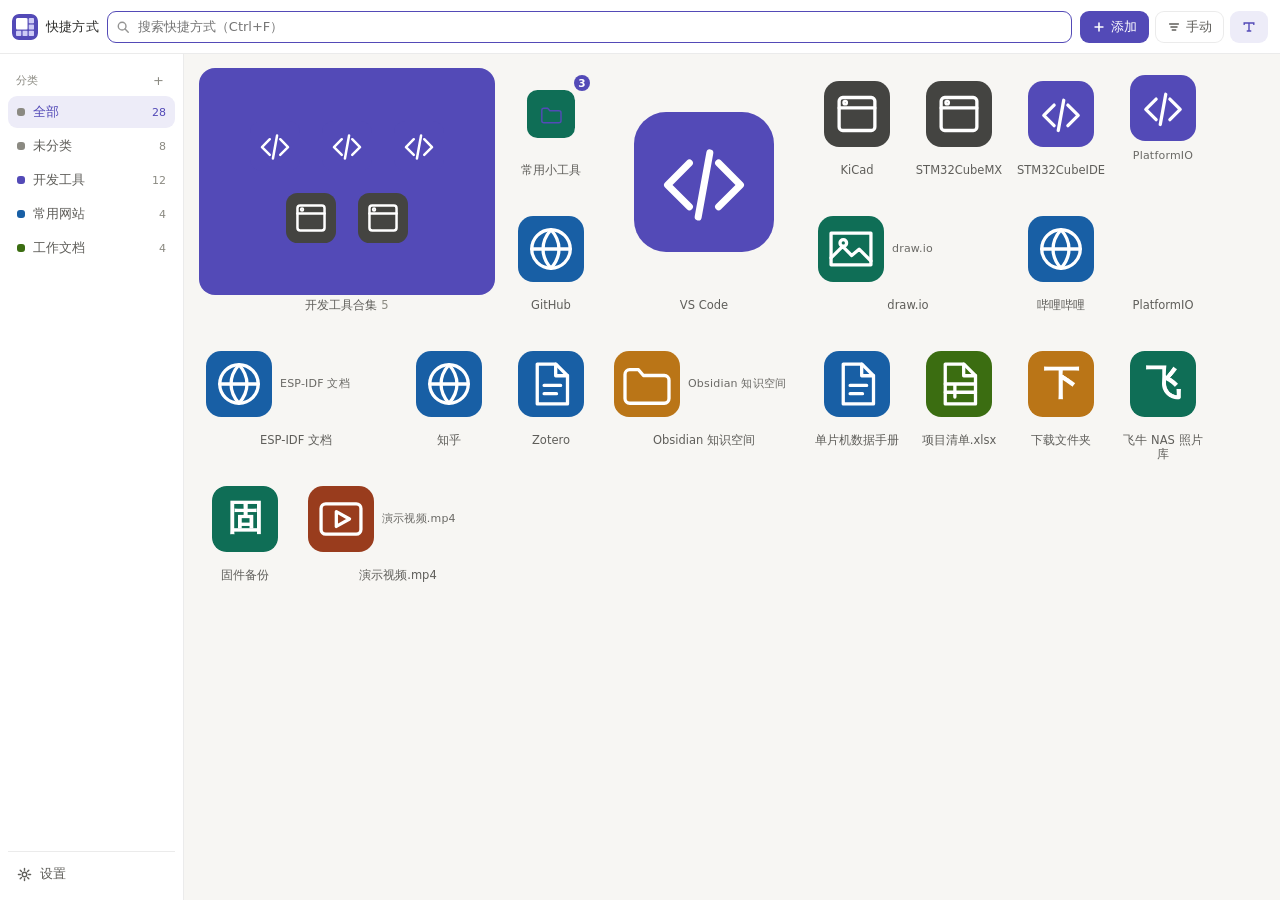
<file: index.html>
<!DOCTYPE html>
<html lang="zh-CN" data-theme="dark">
<head>
  <meta charset="utf-8">
  <meta name="viewport" content="width=device-width, initial-scale=1">
  <title>快捷方式面板</title>
  <link rel="stylesheet" href="css/style.css">
</head>
<body>
  <div id="app">
    <header class="toolbar">
      <div class="brand">
        <img src="logo.png" alt="">
        <span>快捷方式</span>
      </div>
      <div class="search-wrap" id="searchWrap">
        <svg width="14" height="14" viewBox="0 0 16 16" fill="none" stroke="currentColor" stroke-width="1.6" stroke-linecap="round"><circle cx="7" cy="7" r="4.4"/><path d="M10.4 10.4L14 14"/></svg>
        <input id="search" class="search" type="text" placeholder="搜索快捷方式（Ctrl+F）" spellcheck="false">
        <button id="searchClear" class="search-clear" title="清空">&times;</button>
      </div>
      <div class="tools">
        <button id="btnAdd" class="btn primary">
          <svg width="14" height="14" viewBox="0 0 16 16" fill="none" stroke="currentColor" stroke-width="1.8" stroke-linecap="round"><path d="M8 3.5v9M3.5 8h9"/></svg>
          <span>添加</span>
        </button>
        <button id="btnSort" class="btn" title="排列顺序">
          <svg width="14" height="14" viewBox="0 0 16 16" fill="none" stroke="currentColor" stroke-width="1.6" stroke-linecap="round" stroke-linejoin="round"><path d="M3 4.5h10M4.5 8h7M6 11.5h4"/></svg>
          <span id="sortLabel">手动</span>
        </button>
        <button id="btnLabels" class="btn active" title="显示 / 隐藏图标文字">
          <svg width="14" height="14" viewBox="0 0 16 16" fill="none" stroke="currentColor" stroke-width="1.6" stroke-linecap="round"><path d="M2.5 5V3.5h11V5M8 3.5v9M6 12.5h4"/></svg>
        </button>
      </div>
    </header>
    <div class="body">
      <aside class="sidebar" id="sidebar"></aside>
      <div class="side-resizer" id="sideResizer" title="拖动调整侧边栏宽度"></div>
      <main class="content" id="content">
        <div class="grid" id="grid"></div>
        <div class="empty" id="empty">
          <div class="big"></div>
          <div class="small"></div>
        </div>
      </main>
    </div>
  </div>

  <div class="drop-overlay" id="dropOverlay">
    <div class="frame">
      松手即可添加为快捷方式
      <small>支持文件、文件夹、桌面快捷方式、网址</small>
    </div>
  </div>

  <div class="selbar" id="selbar">
    <span id="selCount">已选 0 项</span>
    <button class="btn" id="selMove">移动到分类</button>
    <button class="btn" id="selFolder">装进文件夹</button>
    <button class="btn" id="selSize">图标尺寸</button>
    <button class="btn" id="selRefresh">刷新图标</button>
    <button class="btn danger" id="selDelete">删除</button>
    <button class="btn ghost" id="selCancel">取消</button>
  </div>

  <div class="toasts" id="toasts"></div>

  <script src="js/mock.js"></script>
  <script src="js/ui.js"></script>
  <script src="js/store.js"></script>
  <script src="js/icons.js"></script>
  <script src="js/grid.js"></script>
  <script src="js/dialogs.js"></script>
  <script src="js/app.js"></script>
</body>
</html>
</file>
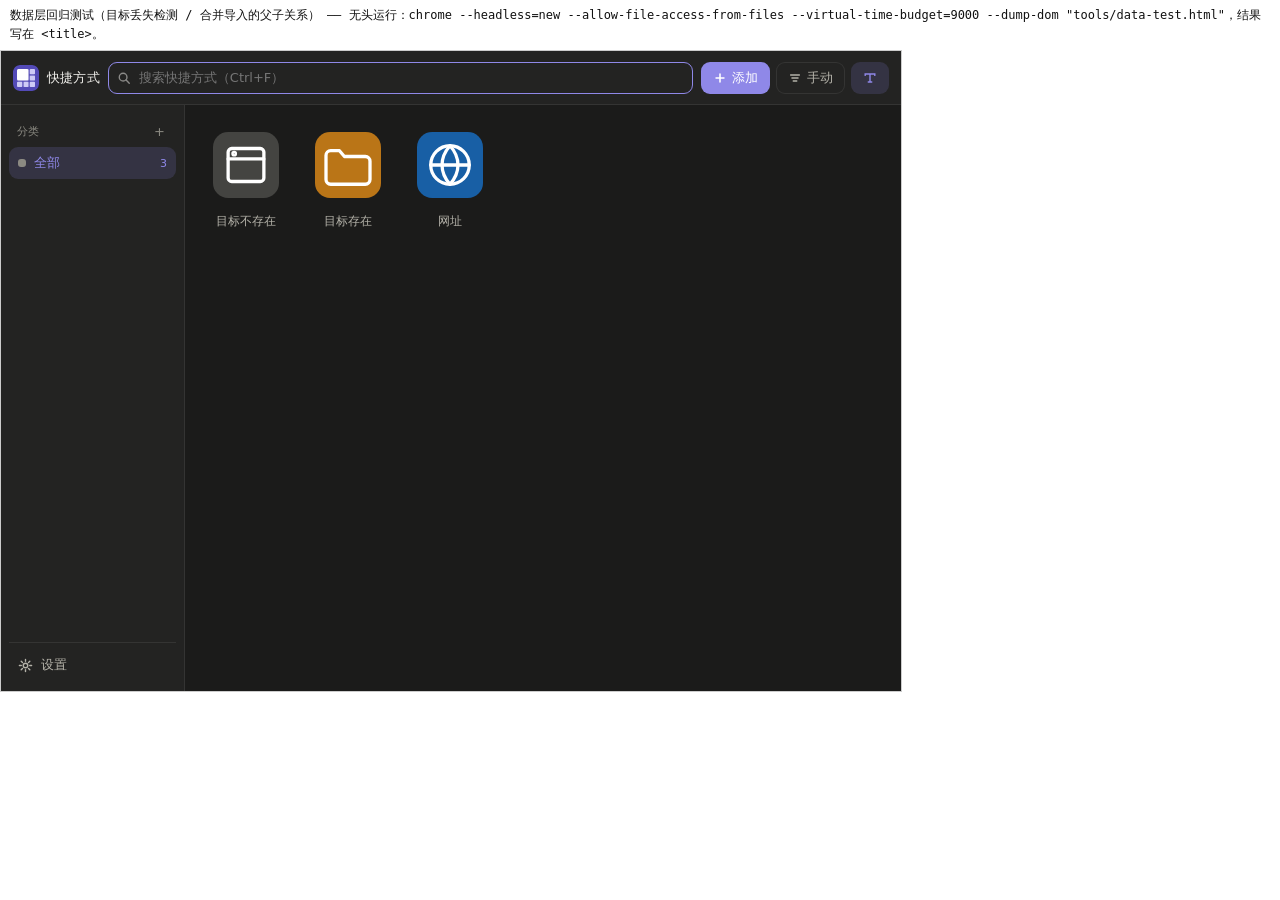
<file: tools/data-test.html>
<!DOCTYPE html>
<html lang="zh-CN">
<head>
  <meta charset="utf-8">
  <title>data-test</title>
  <style>
    body { margin: 0; font: 12px/1.6 monospace; background: #fff; color: #111 }
    #frame { width: 900px; height: 640px; border: 1px solid #ccc; display: block }
    #log { padding: 8px 10px; white-space: pre-wrap }
  </style>
</head>
<body>
  <p style="font-size:12px;margin:6px 10px">数据层回归测试（目标丢失检测 / 合并导入的父子关系） ——
    无头运行：<code>chrome --headless=new --allow-file-access-from-files --virtual-time-budget=9000 --dump-dom "tools/data-test.html"</code>，结果写在 &lt;title&gt;。</p>
  <iframe id="frame"></iframe>
  <div id="log"></div>
  <script>
  /* 这两个 bug 都曾经在真实数据上成立、而且测试零覆盖：
     1) checkMissing() 判断 `sc.launch.kind !== 'file'`，但 launch.kind 只有 path/url/appid，
        所以目标丢失检测（红点）从来没生效过。
     2) importJSON() 合并导入时给每条记录换了新 id，却没重映射 parentId，
        于是文件夹里的图标全变成孤儿 —— 不进主网格、也不在任何文件夹里，界面上彻底消失。
     下面每条断言都验证过"撤掉修复会红"。 */
  var frame = document.getElementById('frame')
  frame.src = '../index.html?theme=dark'
  frame.addEventListener('load', function () { setTimeout(run, 900) })

  function run () {
    var out = []
    function ok (n, c, x) { out.push((c ? 'PASS' : 'FAIL') + ':' + n + (x !== undefined ? '[' + x + ']' : '')) }
    try {
      var W = frame.contentWindow, D = frame.contentDocument, KL = W.KL
      if (!KL || !KL.grid || !KL.store) { out.push('ERROR:KL 未加载'); return finish(out) }
      var store = KL.store

      /* ================= 一、目标丢失检测 ================= */
      /* mock 模式（浏览器预览）里 window.services.exists 是桩，恒返回 true，
         所以这里像 dedup-test.html 替换 resolvePaths 那样，临时换成"真的去问一下"
         的实现 —— 否则测不到任何东西。 */
      var realExists = W.services.exists
      W.services.exists = function (p) {
        return String(p).indexOf('__kl_test_not_here__') < 0
      }

      store.reset()
      KL.grid.setCategory('all')

      // 造一条目标绝对不存在的 path 快捷方式
      var bad = store.addShortcut({
        name: '目标不存在',
        launch: { kind: 'path', target: 'C:\\__kl_test_not_here__\\nope.exe' }
      })
      // 再造一条目标真实存在的（用 index.html 自己的路径，一定存在）
      var good = store.addShortcut({
        name: '目标存在',
        launch: { kind: 'path', target: D.location.href.replace(/^file:\/\/\//, '').replace(/\//g, '\\') }
      })
      // 网址类不该被当成文件去 existsSync
      var url = store.addShortcut({
        name: '网址',
        launch: { kind: 'url', target: 'https://example.com/' }
      })

      KL.grid.render()

      // checkMissing 里是 400ms 的防抖定时器，等它跑完
      setTimeout(function () {
        try {
          var b = store.getShortcut(bad.id)
          var g = store.getShortcut(good.id)
          var u = store.getShortcut(url.id)

          ok('目标不存在的 path 记录被标记 missing', b && b.missing === true, 'missing=' + (b && b.missing))
          ok('目标存在的 path 记录没有被误标', g && g.missing === false, 'missing=' + (g && g.missing))
          ok('网址记录不参与文件存在性检查', u && u.missing === false, 'missing=' + (u && u.missing))

          // DOM 上的红点
          var bTile = D.querySelector('.tile[data-id="' + bad.id + '"]')
          var gTile = D.querySelector('.tile[data-id="' + good.id + '"]')
          ok('不存在的目标有红点', !!(bTile && bTile.querySelector('.badge')))
          ok('存在的目标没有红点', !!(gTile && !gTile.querySelector('.badge')))

          /* ================= 二、合并导入的父子关系 ================= */
          store.reset()
          KL.grid.setCategory('all')

          var folder = store.createFolder({ name: '资料夹', col: 2, row: 2 })
          store.addShortcut({ name: '内部A', parentId: folder.id, launch: { kind: 'path', target: 'C:\\t\\a.exe' } })
          store.addShortcut({ name: '内部B', parentId: folder.id, launch: { kind: 'path', target: 'C:\\t\\b.exe' } })
          ok('导入前文件夹里有 2 项', store.childCount(folder.id) === 2, 'count=' + store.childCount(folder.id))

          var backup = store.exportJSON()
          store.reset()                              // 模拟换电脑：先清空
          ok('清空后没有快捷方式', store.shortcuts.length === 0, 'len=' + store.shortcuts.length)

          store.importJSON(JSON.parse(backup), 'merge')

          var folders = store.shortcuts.filter(function (s) { return s.kind === 'folder' })
          ok('合并导入后有 1 个文件夹', folders.length === 1, 'folders=' + folders.length)

          if (folders.length === 1) {
            var f = folders[0]
            ok('合并导入后文件夹里仍有 2 项', store.childCount(f.id) === 2, 'count=' + store.childCount(f.id))
            var names = store.childrenOf(f.id).map(function (k) { return k.name }).sort().join(',')
            ok('内部项名称正确', names === '内部A,内部B', names)
            ok('内部项的 parentId 指向新文件夹 id', store.childrenOf(f.id).every(function (k) { return k.parentId === f.id }))
          }

          // 关键性质：任何记录都必须"可达" —— 要么在主网格，要么父文件夹真实存在
          var ids = {}
          store.shortcuts.forEach(function (s) { ids[s.id] = 1 })
          var orphans = store.shortcuts.filter(function (s) { return s.parentId && !ids[s.parentId] })
          ok('没有父文件夹不存在的孤儿记录', orphans.length === 0,
            orphans.length ? orphans.map(function (o) { return o.name }).join(',') : '0')

          // 主网格能看到文件夹；子项不该跑到主网格上
          var gridList = store.visible('all', '')
          ok('主网格能看到文件夹', gridList.some(function (s) { return s.kind === 'folder' }), 'grid=' + gridList.length)
          ok('子项没有跑到主网格上', !gridList.some(function (s) { return s.name === '内部A' || s.name === '内部B' }),
            gridList.map(function (s) { return s.name }).join(','))

          /* 覆盖导入（replace）本来就走 normalize，父子关系应当完好 —— 加一条防止将来改坏 */
          store.reset()
          store.importJSON(JSON.parse(backup), 'replace')
          var rf = store.shortcuts.filter(function (s) { return s.kind === 'folder' })[0]
          ok('覆盖导入后文件夹里仍有 2 项', !!rf && store.childCount(rf.id) === 2,
            rf ? 'count=' + store.childCount(rf.id) : '无文件夹')
        } catch (e2) {
          out.push('ERROR:' + (e2 && e2.message))
        }
        finish(out)
      }, 1200)
    } catch (e) {
      out.push('ERROR:' + (e && e.message))
      finish(out)
    }
  }

  function finish (out) {
    var failed = 0
    out.forEach(function (l) { if (l.indexOf('PASS') !== 0) failed++ })
    var txt = (failed ? ('FAILED ' + failed + ' | ') : 'ALL PASS | ') + out.join('  ')
    document.getElementById('log').textContent = txt
    document.title = txt
  }
  </script>
</body>
</html>
</file>
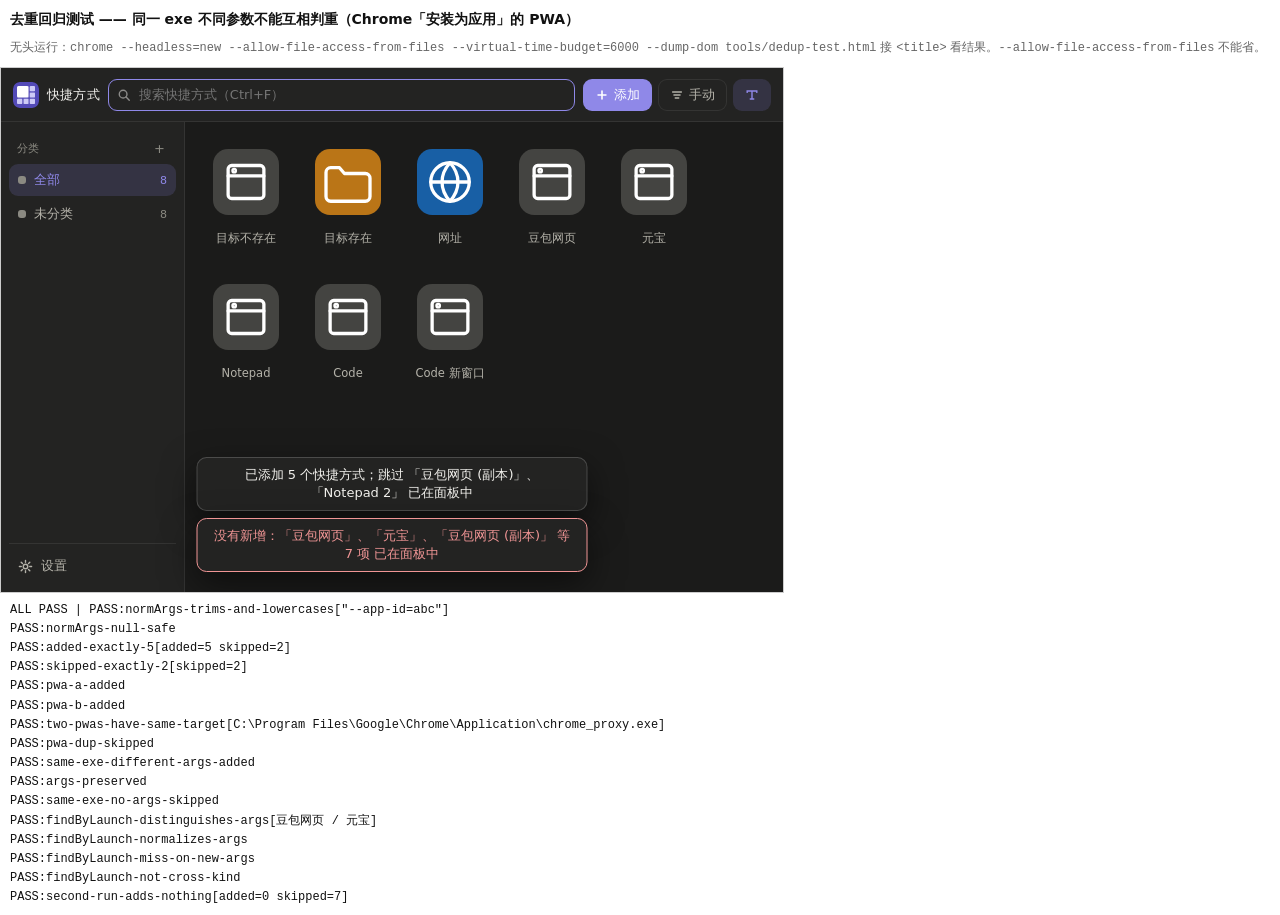
<file: tools/dedup-test.html>
<!DOCTYPE html>
<html lang="zh-CN">
<head>
  <meta charset="utf-8">
  <title>dedup-test</title>
  <style>
    body { margin: 0; font: 13px/1.6 system-ui, sans-serif; background: #fff; color: #111 }
    #frame { width: 782px; height: 524px; border: 1px solid #ccc; display: block }
    #log { padding: 8px 10px; white-space: pre-wrap; font-family: monospace; font-size: 12px }
  </style>
</head>
<body>
  <h2 style="font-size:14px;margin:8px 10px">去重回归测试 —— 同一 exe 不同参数不能互相判重（Chrome「安装为应用」的 PWA）</h2>
  <p style="font-size:12px;margin:0 10px 8px;color:#666">
    无头运行：<code>chrome --headless=new --allow-file-access-from-files --virtual-time-budget=6000 --dump-dom tools/dedup-test.html</code>
    接 <code>&lt;title&gt;</code> 看结果。<code>--allow-file-access-from-files</code> 不能省。
  </p>
  <iframe id="frame" src="../index.html?theme=dark"></iframe>
  <div id="log"></div>
  <script>
  var frame = document.getElementById('frame')
  var logEl = document.getElementById('log')

  frame.addEventListener('load', function () { setTimeout(run, 900) })

  function run () {
    var out = []
    function ok (n, c, x) { out.push((c ? 'PASS' : 'FAIL') + ':' + n + (x ? '[' + x + ']' : '')) }

    var W, D, KL
    try {
      W = frame.contentWindow
      D = frame.contentDocument
      KL = W.KL                      // 第一次真读会触发跨域检查
    } catch (e) {
      out.push('ERROR:读不到 iframe 内容（跨域被拦）。file:// 下必须用 --allow-file-access-from-files')
      return finish(out)
    }
    if (!KL || !KL.dialogs || !KL.store) { out.push('ERROR:KL 未加载'); return finish(out) }

    var CHROME = 'C:\\Program Files\\Google\\Chrome\\Application\\chrome_proxy.exe'
    var PWA_A = ' --profile-directory=Default --app-id=nfjhphkhjelhenadmhihghlkccjdpdkk'
    var PWA_B = ' --profile-directory=Default --app-id=bdhfnopbdjnbfijhacakfocddkkdhhpb'

    /* 用假 resolvePaths 喂给真实的 ingestPaths，覆盖真实保存+去重链路 */
    var ROWS = [
      row('C:\\A\\豆包网页.lnk', CHROME, PWA_A),
      row('C:\\A\\元宝.lnk', CHROME, PWA_B),                       // 同一 exe、不同 app-id → 必须能加进去
      row('C:\\A\\豆包网页 (副本).lnk', CHROME, PWA_A),             // target+args 都一样 → 必须跳过
      row('C:\\Tools\\Notepad.exe', 'C:\\Tools\\Notepad.exe', ''),
      row('C:\\Tools\\Notepad 2.exe', 'C:\\Tools\\Notepad.exe', ''), // 同一 exe 都无参数 → 跳过
      row('C:\\Tools\\Code.exe', 'C:\\Tools\\Code.exe', ''),
      row('C:\\Tools\\Code 新窗口.lnk', 'C:\\Tools\\Code.exe', ' --new-window') // 参数不同 → 能加进去
    ]
    function row (path, target, args) {
      return {
        path: path, ok: true, kind: 'file', target: target, args: args,
        workDir: 'C:\\', iconLocation: '', description: ''
      }
    }

    var svc = W.services || W.window.services
    if (!svc) { out.push('ERROR:window.services 不存在（预览桩没加载？）'); return finish(out) }
    svc.resolvePaths = function () { return Promise.resolve({ ok: true, items: ROWS }) }

    // ① 纯函数层：归一化与查找
    ok('normArgs-trims-and-lowercases',
      KL.store.normArgs('  --app-id=ABC   ') === '--app-id=abc',
      JSON.stringify(KL.store.normArgs('  --app-id=ABC   ')))
    ok('normArgs-null-safe', KL.store.normArgs(null) === '' && KL.store.normArgs(undefined) === '')

    var before = KL.store.shortcuts.length

    KL.dialogs.ingestPaths(['C:\\A\\豆包网页.lnk'], {}).then(function (r) {
      var addedIds = KL.store.shortcuts.slice(before).map(function (s) { return s.id })

      // 7 行输入：能加进去的是 豆包网页 / 元宝 / Notepad / Code / Code 新窗口 = 5，
      // 被跳过的是 豆包网页(副本)（target+args 全同）、Notepad 2（同 exe 且都无参数）= 2
      ok('added-exactly-5', r.added === 5, 'added=' + r.added + ' skipped=' + r.skipped)
      ok('skipped-exactly-2', r.skipped === 2, 'skipped=' + r.skipped)

      function byName (n) {
        var hit = null
        KL.store.shortcuts.forEach(function (s) { if (s.name === n) hit = s })
        return hit
      }
      // 核心回归：两个 PWA 的 target 完全相同，只靠 args 区分，必须都在
      ok('pwa-a-added', !!byName('豆包网页'))
      ok('pwa-b-added', !!byName('元宝'))
      ok('two-pwas-have-same-target',
        !!byName('豆包网页') && !!byName('元宝') &&
        byName('豆包网页').launch.target === byName('元宝').launch.target,
        byName('豆包网页') ? byName('豆包网页').launch.target : 'missing')
      ok('pwa-dup-skipped', !byName('豆包网页 (副本)'))
      // 参数不同 → 不同条目
      ok('same-exe-different-args-added', !!byName('Code 新窗口'))
      ok('args-preserved', !!byName('豆包网页') &&
        KL.store.normArgs(byName('豆包网页').launch.args) === KL.store.normArgs(PWA_A))
      // 无参数的同 exe 仍要判重
      ok('same-exe-no-args-skipped', !byName('Notepad 2'))

      // ② findByLaunch 反向查找
      var fA = KL.store.findByLaunch({ kind: 'path', target: CHROME, args: PWA_A })
      var fB = KL.store.findByLaunch({ kind: 'path', target: CHROME, args: PWA_B })
      ok('findByLaunch-distinguishes-args', fA && fB && fA.id !== fB.id,
        (fA ? fA.name : 'null') + ' / ' + (fB ? fB.name : 'null'))
      ok('findByLaunch-normalizes-args',
        !!KL.store.findByLaunch({ kind: 'path', target: CHROME, args: '  ' + PWA_A.toUpperCase().replace('--PROFILE-DIRECTORY=DEFAULT', '--profile-directory=default') + '  ' }))
      ok('findByLaunch-miss-on-new-args',
        !KL.store.findByLaunch({ kind: 'path', target: CHROME, args: ' --app-id=zzzzzzzz' }))
      ok('findByLaunch-not-cross-kind',
        !KL.store.findByLaunch({ kind: 'url', target: CHROME, args: '' }))

      // ③ 再跑一次同样的输入 → 一条都不该新增
      var after = KL.store.shortcuts.length
      KL.dialogs.ingestPaths(['C:\\A\\豆包网页.lnk'], {}).then(function (r2) {
        ok('second-run-adds-nothing', r2.added === 0 && KL.store.shortcuts.length === after,
          'added=' + r2.added + ' skipped=' + r2.skipped)
        finish(out)
      }).catch(function (e) { out.push('ERROR:' + e.message); finish(out) })
    }).catch(function (e) {
      out.push('ERROR:' + e.message + ' @ ' + String(e.stack || '').split('\n')[1])
      finish(out)
    })
  }

  function finish (out) {
    var fails = out.filter(function (s) { return s.indexOf('PASS') !== 0 }).length
    var title = (fails ? 'FAILED ' + fails + ' | ' : 'ALL PASS | ') + out.join(' ; ')
    document.title = title
    logEl.textContent = title.split(' ; ').join('\n')
  }
  </script>
</body>
</html>
</file>
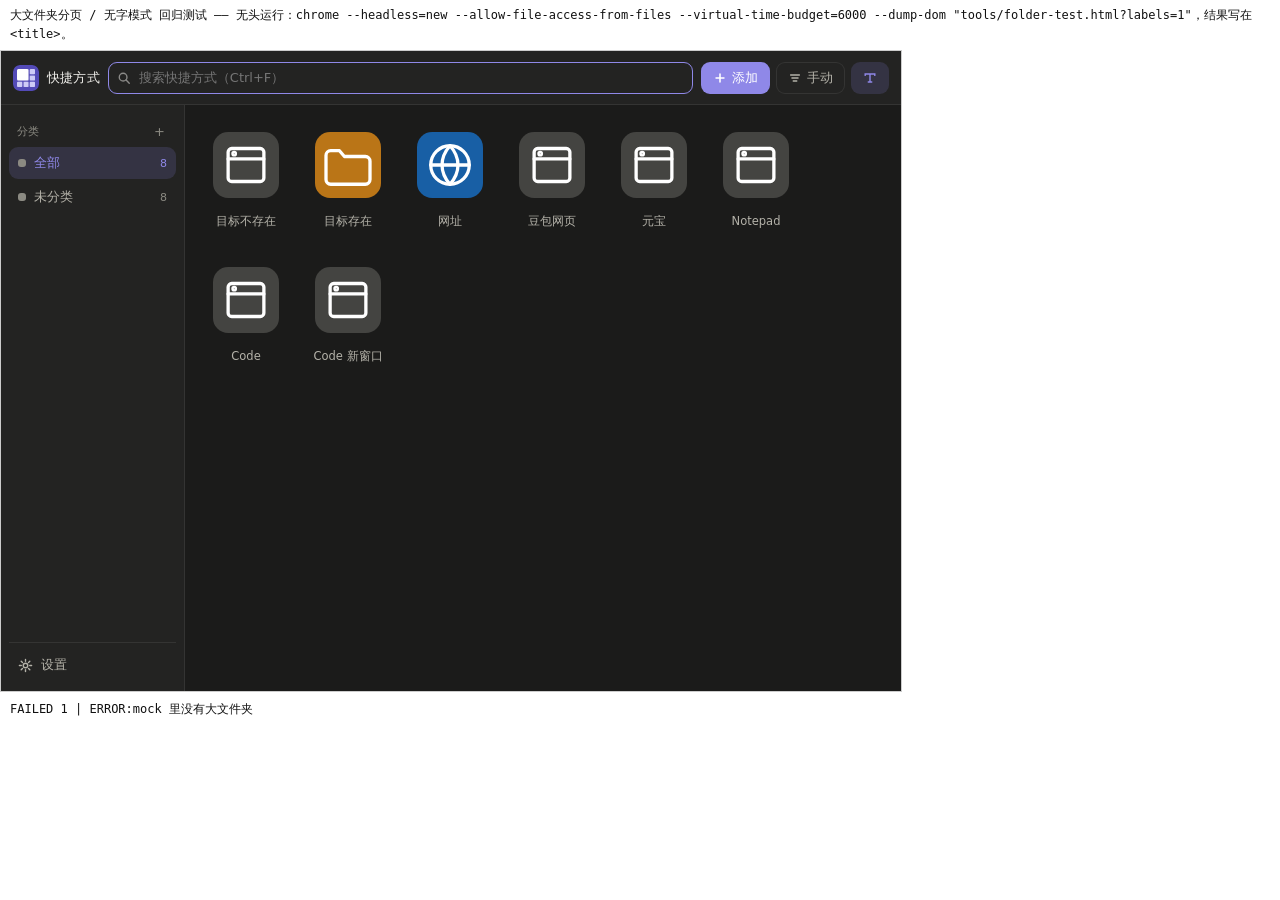
<file: tools/folder-test.html>
<!DOCTYPE html>
<html lang="zh-CN">
<head>
  <meta charset="utf-8">
  <title>folder-test</title>
  <style>
    body { margin: 0; font: 12px/1.6 monospace; background: #fff; color: #111 }
    #frame { width: 900px; height: 640px; border: 1px solid #ccc; display: block }
    #log { padding: 8px 10px; white-space: pre-wrap }
  </style>
</head>
<body>
  <p style="font-size:12px;margin:6px 10px">大文件夹分页 / 无字模式 回归测试 ——
    无头运行：<code>chrome --headless=new --allow-file-access-from-files --virtual-time-budget=6000 --dump-dom "tools/folder-test.html?labels=1"</code>，结果写在 &lt;title&gt;。</p>
  <iframe id="frame"></iframe>
  <div id="log"></div>
  <script>
  var Q = new URLSearchParams(location.search)
  var frame = document.getElementById('frame')
  frame.src = '../index.html?theme=dark&labels=' + (Q.get('labels') || '1')
  frame.addEventListener('load', function () { setTimeout(run, 900) })

  function run () {
    var out = []
    function ok (n, c, x) { out.push((c ? 'PASS' : 'FAIL') + ':' + n + (x !== undefined ? '[' + x + ']' : '')) }
    try {
      var W = frame.contentWindow, D = frame.contentDocument, KL = W.KL
      if (!KL || !KL.grid || !KL.store) { out.push('ERROR:KL 未加载'); return finish(out) }
      var labels = Q.get('labels') !== '0'
      var ICON_RATIO_TEST = 0.72   // 和 js/grid.js 里的 ICON_RATIO 保持一致

      var folder = null
      KL.store.shortcuts.forEach(function (s) {
        if (!folder && s.kind === 'folder' && s.col * s.row > 1) folder = s
      })
      if (!folder) { out.push('ERROR:mock 里没有大文件夹'); return finish(out) }

      var tile = D.querySelector('.tile.folder-big[data-id="' + folder.id + '"]')
      ok('大文件夹渲染', !!tile)
      if (!tile) return finish(out)

      var inner = tile.querySelector('.folder-inner')
      ok('folder-inner 存在', !!inner)
      if (!inner) return finish(out)

      var mCols = 0, mUnit = 0
      var m1 = inner.style.gridTemplateColumns.match(/repeat\((\d+),\s*(\d+)px\)/)
      if (m1) { mCols = parseInt(m1[1], 10); mUnit = parseInt(m1[2], 10) }
      ok('显式列数 ≥1', mCols >= 1, inner.style.gridTemplateColumns)
      var rowH = parseInt(inner.style.gridAutoRows, 10)
      ok('行高为显式像素', rowH > 0, inner.style.gridAutoRows)

      var firstTile = inner.querySelector('.inner-tile')
      var iconSize = firstTile ? parseInt(firstTile.style.getPropertyValue('--icon-size'), 10) : 0
      ok('图标尺寸合法(0<icon≤unit)', iconSize > 0 && iconSize <= mUnit, iconSize + '/' + mUnit)

      var overflowY = W.getComputedStyle(inner).overflowY
      ok('内部不出现滚动条（overflow:hidden）', overflowY === 'hidden', overflowY)

      // 文件夹标题现在是**格子下方的 .label**（和图标名称同一套逻辑），带名称 + 数量
      function folderLabelOf (tl) {
        var found = null
        Array.prototype.forEach.call(tl.children, function (c) {
          if (c.classList.contains('label')) found = c
        })
        return found
      }
      var flabel = folderLabelOf(tile)
      ok('文件夹标题是格子外的 label', !!flabel)
      var nameEl = flabel ? flabel.querySelector('.label-name') : null
      ok('标题里是文件夹名称', !!nameEl && nameEl.textContent === folder.name,
        nameEl ? JSON.stringify(nameEl.textContent) : '无')
      var cntEl = flabel ? flabel.querySelector('.label-count') : null
      ok('标题里带数量', !!cntEl, cntEl ? cntEl.textContent : '无')
      if (labels) {
        ok('标题在文件夹格子下方',
          flabel && flabel.getBoundingClientRect().top >= tile.getBoundingClientRect().bottom - 1,
          flabel ? Math.round(flabel.getBoundingClientRect().top) + ' vs ' + Math.round(tile.getBoundingClientRect().bottom) : '无')
      } else {
        // 无字模式下和图标名称一样隐藏（同等的显示逻辑），所以不看位置
        ok('无字模式文件夹标题与图标名称一样隐藏',
          !!flabel && W.getComputedStyle(flabel).display === 'none',
          flabel ? W.getComputedStyle(flabel).display : '无 label')
      }
      ok('不再有内嵌标题栏 / 右上角角标',
        !tile.querySelector('.folder-head') && !tile.querySelector('.folder-badge'))

      /* ---- 内部图标一律不显示名称（两种模式都是） ---- */
      ok('内部图标不渲染名称元素', !inner.querySelector('.inner-tile .label'))
      ok('内部图标节点无文本', firstTile ? firstTile.textContent.trim() === '' : false,
        JSON.stringify(firstTile ? firstTile.textContent : null))
      // 行高以前是 unit + 22（名称行），现在不再为名称留位置
      ok('行高不再为名称留位置', rowH === mUnit, 'rowH=' + rowH + ' unit=' + mUnit)

      /* ---- 内部格子的外观跟主网格同一套设置项 ---- */
      var savedStyle = {
        tileBgColor: KL.store.settings.tileBgColor,
        tileBgOpacity: KL.store.settings.tileBgOpacity,
        tileBorderColor: KL.store.settings.tileBorderColor,
        tileBorderWidth: KL.store.settings.tileBorderWidth,
        tileRadius: KL.store.settings.tileRadius
      }
      KL.store.setSetting('tileBgColor', '#ff8800')
      KL.store.setSetting('tileBgOpacity', 100)
      KL.store.setSetting('tileBorderColor', '#22ff44')
      KL.store.setSetting('tileBorderWidth', 3)
      KL.store.setSetting('tileRadius', 20)
      // 这几项在真实使用里由设置面板直接把 CSS 变量写到 :root 上（见 dialogs.js）；
      // setSetting 本身不会更新变量，所以这里补一次 applyVars。
      KL.app.applyVars()
      // setSetting 会触发重渲染，旧的 tile 引用会变成游离节点（getComputedStyle 读出来是空串）
      // —— 所以这里必须重新查询
      var innerCell = D.querySelector('.tile.folder-big .inner-tile')
      var mainCell = D.querySelector('.grid > .tile:not(.folder)')
      var ci = W.getComputedStyle(innerCell)
      var cm = W.getComputedStyle(mainCell)
      ok('内部格子与主网格同一圆角', ci.borderTopLeftRadius === cm.borderTopLeftRadius,
        ci.borderTopLeftRadius + ' vs ' + cm.borderTopLeftRadius)
      ok('内部格子与主网格同一描边宽度', ci.borderTopWidth === cm.borderTopWidth,
        ci.borderTopWidth + ' vs ' + cm.borderTopWidth)
      ok('内部格子与主网格同一描边颜色', ci.borderTopColor === cm.borderTopColor,
        ci.borderTopColor + ' vs ' + cm.borderTopColor)
      ok('内部格子与主网格同一背景色', ci.backgroundColor === cm.backgroundColor,
        ci.backgroundColor + ' vs ' + cm.backgroundColor)
      // 真值检查：确认设置真的生效了（不是两边都透明）
      ok('内部格子真的用上了设置的背景', ci.backgroundColor === 'rgb(255, 136, 0)',
        ci.backgroundColor)
      ok('内部格子真的用上了设置的描边',
        ci.borderTopWidth === '3px' && ci.borderTopColor === 'rgb(34, 255, 68)',
        ci.borderTopWidth + ' / ' + ci.borderTopColor)
      ok('内部格子真的用上了设置的圆角', ci.borderTopLeftRadius === '20px', ci.borderTopLeftRadius)

      // 还原，免得影响后面的断言和截图
      KL.store.setSetting('tileBgColor', savedStyle.tileBgColor)
      KL.store.setSetting('tileBgOpacity', savedStyle.tileBgOpacity)
      KL.store.setSetting('tileBorderColor', savedStyle.tileBorderColor)
      KL.store.setSetting('tileBorderWidth', savedStyle.tileBorderWidth)
      KL.store.setSetting('tileRadius', savedStyle.tileRadius)
      KL.app.applyVars()
      var innerCell2 = D.querySelector('.tile.folder-big .inner-tile')
      var mainCell2 = D.querySelector('.grid > .tile:not(.folder)')
      ok('还原后内部格子与主网格依然一致',
        W.getComputedStyle(innerCell2).borderTopWidth === W.getComputedStyle(mainCell2).borderTopWidth &&
        W.getComputedStyle(innerCell2).backgroundColor === W.getComputedStyle(mainCell2).backgroundColor,
        W.getComputedStyle(innerCell2).borderTopWidth + ' / ' + W.getComputedStyle(innerCell2).backgroundColor)

      // 塞 40 个子项撑出多页
      var kid0 = KL.store.childrenOf(folder.id)[0]
      for (var i = 0; i < 40; i++) {
        KL.store.shortcuts.push(Object.assign({}, kid0, { id: 'tk' + (Date.now()) + '_' + i, name: '测试项 ' + i }))
      }
      var kidTotal = KL.store.childrenOf(folder.id).length
      KL.grid.render()
      tile = D.querySelector('.tile.folder-big[data-id="' + folder.id + '"]')
      inner = tile.querySelector('.folder-inner')
      rowH = parseInt(inner.style.gridAutoRows, 10)
      var mGap = parseInt(inner.style.gap, 10)
      var mRows = Math.max(1, Math.floor((inner.clientHeight + mGap) / (rowH + mGap)))
      var pageCap = mCols * mRows
      var pages = Math.ceil(kidTotal / pageCap)

      /* ---- 分页：每页整 rows × cols 个，且**没有页标** ---- */
      ok('不渲染分页器',
        !tile.querySelector('.folder-pager') && !D.querySelector('.folder-pager'))
      ok('每页容量 > 0 且确实需要多页', pageCap > 0 && pages > 1,
        'pageCap=' + pageCap + ' pages=' + pages + ' kids=' + kidTotal)

      // 每个内部图标要么完整可见、要么完全在视野外（分页只渲染整行）
      function clippedCount () {
        var ir = inner.getBoundingClientRect()
        var n = 0
        Array.prototype.forEach.call(inner.querySelectorAll('.inner-tile'), function (t2) {
          var r = t2.getBoundingClientRect()
          var vis = Math.min(r.bottom, ir.bottom) - Math.max(r.top, ir.top)
          if (vis > 1 && vis < r.height - 1) n++
        })
        return n
      }
      function rendered () { return inner.querySelectorAll('.inner-tile').length }
      function firstId () {
        var t2 = inner.querySelector('.inner-tile')
        return t2 ? t2.dataset.id : ''
      }
      function wheel (dy) {
        var ev = new W.WheelEvent('wheel', { deltaY: dy, cancelable: true, bubbles: true })
        inner.dispatchEvent(ev)
        return ev
      }

      ok('第一页只渲染一页的量', rendered() === Math.min(kidTotal, pageCap),
        rendered() + '/' + Math.min(kidTotal, pageCap))
      ok('只渲染整行（每行都是完整的）', rendered() % mCols === 0, rendered() + ' 列=' + mCols)
      ok('第一页没有图标被裁', clippedCount() === 0, 'clipped=' + clippedCount())

      var id0 = firstId()
      var ev1 = wheel(120)
      ok('滚轮向下翻一页', firstId() !== id0 && ev1.defaultPrevented,
        id0 + '→' + firstId() + ' prevented=' + ev1.defaultPrevented)
      ok('翻页后仍然只渲染整行', rendered() % mCols === 0, rendered() + ' 列=' + mCols)
      ok('翻页后没有图标被裁', clippedCount() === 0, 'clipped=' + clippedCount())

      var evBack = wheel(-120)
      ok('滚轮向上翻回上一页', firstId() === id0, firstId())
      ok('第一页再向上滚 → 放行给外层', wheel(-120).defaultPrevented === false)

      // 一路翻到最后一页
      var guard = 0
      var beforeLast = ''
      while (guard++ < 100) {
        beforeLast = firstId()
        var e3 = wheel(120)
        if (!e3.defaultPrevented) break
      }
      ok('能翻到最后一页', beforeLast !== '', beforeLast)
      ok('到最后一页后再滚内容不变', (function () {
        var a = firstId()
        wheel(120)
        return firstId() === a
      })())
      ok('最后一页最后一行可能不满，但没有图标被裁',
        clippedCount() === 0, 'clipped=' + clippedCount() + ' rendered=' + rendered())
      ok('最后一页没有图标被裁', clippedCount() === 0, 'clipped=' + clippedCount())
      ok('最后一页数量正确', rendered() === kidTotal - (pages - 1) * pageCap,
        rendered() + ' vs ' + (kidTotal - (pages - 1) * pageCap))

      // 翻回第一页（向上滚到底）
      var guard2 = 0
      while (guard2++ < 100) {
        var e4 = wheel(-120)
        if (!e4.defaultPrevented) break
      }
      ok('能翻回第一页', firstId() === id0, firstId())

      // 无字模式下文件夹名称与图标名称一样隐藏（翻页只换内部内容，名称不受影响）
      if (!labels) {
        var fl3 = folderLabelOf(tile)
        ok('无字模式下文件夹名称与图标名称一样隐藏',
          !!fl3 && W.getComputedStyle(fl3).display === 'none',
          fl3 ? W.getComputedStyle(fl3).display : '无 label')
      }

      /* ---- 每个文件夹的「内部显示方式」：列表 ---- */
      var gridRowH = parseInt(inner.style.gridAutoRows, 10)
      var firstName = KL.store.childrenOf(folder.id)[0].name

      KL.store.updateShortcut(folder.id, { folderView: 'list' })
      KL.grid.render()
      tile = D.querySelector('.tile.folder-big[data-id="' + folder.id + '"]')
      inner = tile.querySelector('.folder-inner')
      var row0 = inner.querySelector('.inner-tile')
      var listRowH = parseInt(inner.style.gridAutoRows, 10)
      var listCount = inner.querySelectorAll('.inner-tile').length
      var nameEl = row0 ? row0.querySelector('.inner-name') : null

      ok('列表模式：内部单列', inner.style.gridTemplateColumns === '1fr', inner.style.gridTemplateColumns)
      ok('列表模式：文件夹带 folder-list 标记', tile.classList.contains('folder-list'), tile.className)
      ok('列表模式：内部项打上 list-row', !!row0 && row0.classList.contains('list-row'),
        row0 ? row0.className : '无')
      ok('列表模式：每行显示名称', !!nameEl && nameEl.textContent === firstName,
        nameEl ? nameEl.textContent : '无')
      ok('列表模式：行高比网格行矮（图标缩到 55%）', listRowH < gridRowH, listRowH + ' < ' + gridRowH)
      ok('列表模式：一页有内容', listCount > 0, String(listCount))
      if (row0) {
        var rr = row0.getBoundingClientRect()
        var icr = row0.querySelector('.icon-box').getBoundingClientRect()
        var nrr = nameEl.getBoundingClientRect()
        ok('列表模式：图标贴左边', icr.left - rr.left <= 10, Math.round(icr.left - rr.left))
        ok('列表模式：名称在图标右侧', nrr.left >= icr.right - 2,
          Math.round(nrr.left) + ' vs ' + Math.round(icr.right))
        ok('列表模式：名称在行内部', nrr.right <= rr.right + 1 && nrr.top >= rr.top - 1,
          'name ' + Math.round(nrr.left) + '..' + Math.round(nrr.right) +
          ' row ' + Math.round(rr.left) + '..' + Math.round(rr.right))
        ok('列表模式：行铺满内部宽度', rr.width >= inner.getBoundingClientRect().width - 2,
          Math.round(rr.width) + ' vs ' + Math.round(inner.getBoundingClientRect().width))
      }

      // 切回图标模式
      KL.store.updateShortcut(folder.id, { folderView: 'grid' })
      KL.grid.render()
      tile = D.querySelector('.tile.folder-big[data-id="' + folder.id + '"]')
      inner = tile.querySelector('.folder-inner')
      ok('切回图标模式：列模板恢复', /^repeat\(/.test(inner.style.gridTemplateColumns),
        inner.style.gridTemplateColumns)
      ok('切回图标模式：不再有 list-row', !inner.querySelector('.list-row'))
      ok('切回图标模式：行高恢复', parseInt(inner.style.gridAutoRows, 10) === gridRowH,
        inner.style.gridAutoRows)

      /* ---- 点击大文件夹"任意空白处" = 打开文件夹 ----
         用 modalCount 判断（同步增减），别用 .fv-grid 是否存在 ——
         关闭时有 120ms 的退场动画，DOM 还在。 */
      function closeModal () {
        // 关闭有 120ms 退场动画，DOM 里可能同时挂着上一个已关闭的弹窗 ——
        // 必须点最后一个（最新打开的那个），否则点到已经 closed 的按钮上是空操作
        var btns = D.querySelectorAll('.modal-head button[title="关闭"]')
        if (btns.length) btns[btns.length - 1].click()
      }
      var base = KL.ui.modalCount

      // ① 事件目标是文件夹本体（外圈留白）
      tile.dispatchEvent(new W.MouseEvent('click', { bubbles: true }))
      ok('点文件夹空白处打开视图',
        KL.ui.modalCount === base + 1 && !!D.querySelector('.fv-grid'),
        'modal ' + base + '→' + KL.ui.modalCount)
      closeModal()

      // ② 事件目标是内部网格容器（图标之间的空隙）
      inner.dispatchEvent(new W.MouseEvent('click', { bubbles: true }))
      ok('点内部空隙也打开视图', KL.ui.modalCount === base + 1, 'modal=' + KL.ui.modalCount)
      closeModal()

      // ③ 点文件夹名称（格子下方那个 label）也打开
      var fl2 = folderLabelOf(tile)
      if (fl2) {
        fl2.dispatchEvent(new W.MouseEvent('click', { bubbles: true }))
        ok('点文件夹名称打开文件夹', KL.ui.modalCount === base + 1, 'modal=' + KL.ui.modalCount)
        closeModal()
      } else {
        ok('点文件夹名称打开文件夹', false, '找不到 label')
      }

      // ④ 点内部图标 = 启动该项，不是打开文件夹（放最后：启动会触发重渲染）
      var it = null
      Array.prototype.forEach.call(inner.querySelectorAll('.inner-tile'), function (t2) {
        var s2 = KL.store.getShortcut(t2.dataset.id)
        if (!it && s2 && s2.launch && s2.launch.kind !== 'url') it = t2
      })
      if (it) {
        try { it.dispatchEvent(new W.MouseEvent('click', { bubbles: true })) } catch (e2) {}
        ok('点内部图标不打开文件夹', KL.ui.modalCount === base, 'modal=' + KL.ui.modalCount)
      }

      /* ---- 只有一页时滚轮不能被拦（要让外层页面照常滚） ---- */
      KL.store.batch(function () {
        KL.store.childrenOf(folder.id).slice(4).forEach(function (k) { KL.store.removeShortcut(k.id) })
      })
      var tile4 = D.querySelector('.tile.folder-big[data-id="' + folder.id + '"]')
      var inner4 = tile4.querySelector('.folder-inner')
      var kids4 = KL.store.childrenOf(folder.id).length
      var shown4 = inner4.querySelectorAll('.inner-tile').length
      var evFit = new W.WheelEvent('wheel', { deltaY: 120, cancelable: true, bubbles: true })
      inner4.dispatchEvent(evFit)
      ok('只有一页时全部渲染、且滚轮不被消费',
        shown4 === kids4 && evFit.defaultPrevented === false,
        'shown=' + shown4 + '/' + kids4 + ' prevented=' + evFit.defaultPrevented)
      ok('收尾时也没有分页器', !D.querySelector('.folder-pager'))

      /* ---- 右键菜单里有「内部显示方式」 ---- */
      var bigTile = D.querySelector('.tile.folder-big[data-id="' + folder.id + '"]')
      bigTile.dispatchEvent(new W.MouseEvent('contextmenu', { bubbles: true, cancelable: true, clientX: 300, clientY: 300 }))
      var menuTxt = D.body.textContent || ''
      ok('大文件夹右键菜单有「内部显示方式」', menuTxt.indexOf('内部显示方式') >= 0)
      ok('菜单里有「列表」选项', menuTxt.indexOf('列表（图标 + 名称）') >= 0)
      KL.ui.closeMenu()
      ok('菜单已关闭', !D.querySelector('.ctx.show'))

      var mini = null
      KL.store.shortcuts.forEach(function (s2) { if (!mini && s2.kind === 'folder' && s2.col * s2.row <= 1) mini = s2 })
      if (mini) {
        var miniTile = D.querySelector('.tile[data-id="' + mini.id + '"]')
        miniTile.dispatchEvent(new W.MouseEvent('contextmenu', { bubbles: true, cancelable: true, clientX: 300, clientY: 300 }))
        ok('小文件夹菜单里没有「内部显示方式」', (D.body.textContent || '').indexOf('内部显示方式') < 0)
        KL.ui.closeMenu()
      }

      /* ---- 内部图标与格子的比例：必须和主网格一致（72%）----
         以前内部格子是「图标 + 8px 内衬」挤出来的，图标占了格子近 9 成，
         格子紧紧箍着图标（加了描边之后特别明显）。 */
      var savedFolderScale = KL.store.settings.folderIconSize
      KL.store.updateShortcut(folder.id, { folderView: 'grid' })
      KL.store.setSetting('folderIconSize', savedFolderScale)
      var tR = D.querySelector('.tile.folder-big[data-id="' + folder.id + '"]')
      var iR = tR.querySelector('.folder-inner')
      var unitR = parseInt(/repeat\(\d+,\s*(\d+)px\)/.exec(iR.style.gridTemplateColumns)[1], 10)
      var iconR = parseInt(iR.querySelector('.inner-tile').style.getPropertyValue('--icon-size'), 10)
      // 拿一个 1×1 的普通图标做基准（2×2 的 tile 图标会更大，不能直接比）
      var mtR = null
      Array.prototype.forEach.call(D.querySelectorAll('.grid > .tile:not(.folder)'), function (t2) {
        if (mtR) return
        if (String(t2.style.gridRow).indexOf('span 1') === 0 &&
            String(t2.style.gridColumn).indexOf('span 1') === 0) mtR = t2
      })
      var mainIcon = parseInt(mtR.style.getPropertyValue('--icon-size'), 10)
      var cellR = KL.grid.gridMetrics().cell
      ok('主网格图标与格子是 72%', Math.abs(mainIcon / cellR - ICON_RATIO_TEST) <= 0.02,
        Math.round(mainIcon / cellR * 100) + '% (' + mainIcon + '/' + cellR + ')')
      ok('内部图标与格子的比例也是 72%', Math.abs(iconR / unitR - ICON_RATIO_TEST) <= 0.02,
        Math.round(iconR / unitR * 100) + '% (' + iconR + '/' + unitR + ')')
      ok('内部图标没有被格子箍满（留出内边距）', iconR / unitR < 0.8,
        Math.round(iconR / unitR * 100) + '%')

      // 「与主格一致」时，内外的格子和图标应该完全一样
      KL.store.setSetting('folderIconSize', 'same')
      var tS = D.querySelector('.tile.folder-big[data-id="' + folder.id + '"]')
      var iS = tS.querySelector('.folder-inner')
      var unitS = parseInt(/repeat\(\d+,\s*(\d+)px\)/.exec(iS.style.gridTemplateColumns)[1], 10)
      var iconS = parseInt(iS.querySelector('.inner-tile').style.getPropertyValue('--icon-size'), 10)
      ok('「与主格一致」时内部格子 = 主网格格子', unitS === cellR, unitS + ' vs ' + cellR)
      ok('「与主格一致」时内部图标 = 主网格图标', iconS === mainIcon, iconS + ' vs ' + mainIcon)
      KL.store.setSetting('folderIconSize', savedFolderScale)

      /* ---- 重新进入插件后，列表形态必须还在 ----
         normalizeShortcut 是**白名单**式重建：以前 folderView 不在里面，
         于是存盘有、load 时被丢掉 —— 表现为每次重进插件都掉回图标形态。 */
      KL.store.updateShortcut(folder.id, { folderView: 'list' })
      KL.store.saveNow()                    // save() 有 320ms 防抖，这里直接落盘
      KL.store.load()                       // 模拟"重新进入插件"
      KL.grid.render()
      var tRe = D.querySelector('.tile.folder-big[data-id="' + folder.id + '"]')
      ok('重新加载后仍是列表形态', !!tRe && tRe.classList.contains('folder-list'),
        tRe ? tRe.className : '没找到 tile')
      ok('重新加载后 folderView 仍是 list',
        KL.store.getShortcut(folder.id).folderView === 'list',
        String(KL.store.getShortcut(folder.id).folderView))
      ok('重新加载后内部仍是单列 + 每行带名称', (function () {
        if (!tRe) return false
        var ri = tRe.querySelector('.folder-inner')
        return ri.style.gridTemplateColumns === '1fr' && !!ri.querySelector('.inner-name')
      })())

      // 反向也要成立：切回图标 → 落盘 → 重新加载 → 还是图标
      KL.store.updateShortcut(folder.id, { folderView: 'grid' })
      KL.store.saveNow()
      KL.store.load()
      KL.grid.render()
      var tRe2 = D.querySelector('.tile.folder-big[data-id="' + folder.id + '"]')
      ok('切回图标后重新加载仍是图标形态',
        !!tRe2 && !tRe2.classList.contains('folder-list'),
        tRe2 ? tRe2.className : '没找到 tile')
      ok('非文件夹记录不带 folderView 键', (function () {
        var any = null
        KL.store.shortcuts.forEach(function (s3) {
          if (!any && s3.kind !== 'folder') any = s3
        })
        return !!any && !('folderView' in any)
      })())

      /* ---- 内部布局的「对称和谐」回归 ----
         以前只按宽度最大化列数、内容贴左上角，于是在很多尺寸下：末行只剩一两个图标、
         右边/下边空一大条，图标还被格子挤得比设置值小。现在按 fill × rowFill 挑
         (列数, 行数) 组合，并把内容居中。这里拿一批代表性尺寸扫一遍（会重建数据，
         所以必须放在最后跑）。 */
      function layoutProbe (col, row, n) {
        KL.store.batch(function () {
          KL.store.shortcuts.slice().forEach(function (s4) { KL.store.removeShortcut(s4.id) })
          KL.store.setSetting('autoAlign', true)
          KL.store.setSetting('folderIconSize', 'medium')
          KL.store.shortcuts.push({
            id: 'LF', kind: 'folder', name: 'LF', color: '', col: col, row: row,
            x: 0, y: 0, categoryId: null, parentId: null, folderView: 'grid',
            launch: { kind: 'path', target: '' }, icon: { type: 'auto' },
            createdAt: 1, updatedAt: 1
          })
          for (var i2 = 0; i2 < n; i2++) {
            KL.store.shortcuts.push({
              id: 'lk' + i2, kind: 'shortcut', name: 'k' + i2, parentId: 'LF',
              col: 1, row: 1, categoryId: null,
              launch: { kind: 'path', target: 'C:/x/' + i2 + '.exe' },
              icon: { type: 'glyph', kind: 'app' }, createdAt: 1, updatedAt: 1
            })
          }
        })
        KL.grid.render()
        var t = D.querySelector('.tile.folder-big[data-id="LF"]')
        var inn = t.querySelector('.folder-inner')
        var ir = inn.getBoundingClientRect()
        var cells = inn.querySelectorAll('.inner-tile')
        var minL = Infinity, minT = Infinity, maxR = -Infinity, maxB = -Infinity, bad = 0
        Array.prototype.forEach.call(cells, function (c) {
          var r = c.getBoundingClientRect()
          minL = Math.min(minL, r.left); minT = Math.min(minT, r.top)
          maxR = Math.max(maxR, r.right); maxB = Math.max(maxB, r.bottom)
          if (r.right > ir.right + 1.5 || r.bottom > ir.bottom + 1.5 ||
              r.left < ir.left - 1.5 || r.top < ir.top - 1.5) bad++
          var ib = c.querySelector('.icon-box').getBoundingClientRect()
          if (ib.left < r.left + 2 || ib.right > r.right - 2 ||
              ib.top < r.top + 2 || ib.bottom > r.bottom - 2) bad++
        })
        var tpl = inn.style.gridTemplateColumns || ''
        var cols = tpl.indexOf('repeat(') === 0 ? parseInt(tpl.slice(7).split(',')[0], 10) : 1
        var usedRows = cells.length ? Math.ceil(cells.length / cols) : 0
        var lastRow = cells.length ? cells.length - (usedRows - 1) * cols : 0
        // 末行自己相对内部的左右留白（末行不满时必须居中，否则那个孤零零的图标会贴着左边）
        var lrL = Infinity, lrR = -Infinity
        for (var q = cells.length - lastRow; q < cells.length; q++) {
          var qr = cells[q].getBoundingClientRect()
          lrL = Math.min(lrL, qr.left); lrR = Math.max(lrR, qr.right)
        }
        return {
          mL: Math.round(minL - ir.left), mR: Math.round(ir.right - maxR),
          mT: Math.round(minT - ir.top), mB: Math.round(ir.bottom - maxB),
          cols: cols, lastRow: lastRow, bad: bad,
          lrL: lastRow ? Math.round(lrL - ir.left) : 0,
          lrR: lastRow ? Math.round(ir.right - lrR) : 0
        }
      }
      var combos = [[2, 2, 3], [2, 2, 4], [3, 2, 5], [3, 2, 7], [3, 2, 9], [3, 2, 12],
        [4, 2, 6], [4, 2, 9], [4, 2, 12], [4, 3, 7], [1, 3, 2]]
      var asymBad = [], rowBad = [], clipBad = []
      combos.forEach(function (c) {
        var r = layoutProbe(c[0], c[1], c[2])
        if (Math.abs(r.mL - r.mR) > 3 || Math.abs(r.mT - r.mB) > 3) {
          asymBad.push(c.join('x') + ' 左右' + r.mL + '/' + r.mR + ' 上下' + r.mT + '/' + r.mB)
        }
        // 末行：要么排满（lastRow === cols），要么左右留白相等（居中）
        if (r.lastRow < r.cols && Math.abs(r.lrL - r.lrR) > 3) {
          rowBad.push(c.join('x') + ' 末行' + r.lastRow + '/' + r.cols + ' 留白' + r.lrL + '/' + r.lrR)
        }
        if (r.bad) clipBad.push(c.join('x') + ' 越界' + r.bad)
      })
      ok('各种尺寸下留白左右/上下都对称', asymBad.length === 0, asymBad.join(' ; '))
      ok('各种尺寸下末行要么排满、要么居中', rowBad.length === 0, rowBad.join(' ; '))
      ok('各种尺寸下格子/图标都没有越界被裁', clipBad.length === 0, clipBad.join(' ; '))
    } catch (e) {
      out.push('ERROR:' + (e && e.message))
    }
    finish(out)
  }

  function finish (out) {
    var failed = 0
    out.forEach(function (l) { if (l.indexOf('PASS') !== 0) failed++ })
    var txt = (failed ? ('FAILED ' + failed + ' | ') : 'ALL PASS | ') + out.join('  ')
    document.getElementById('log').textContent = txt
    document.title = txt
  }
  </script>
</body>
</html>
</file>
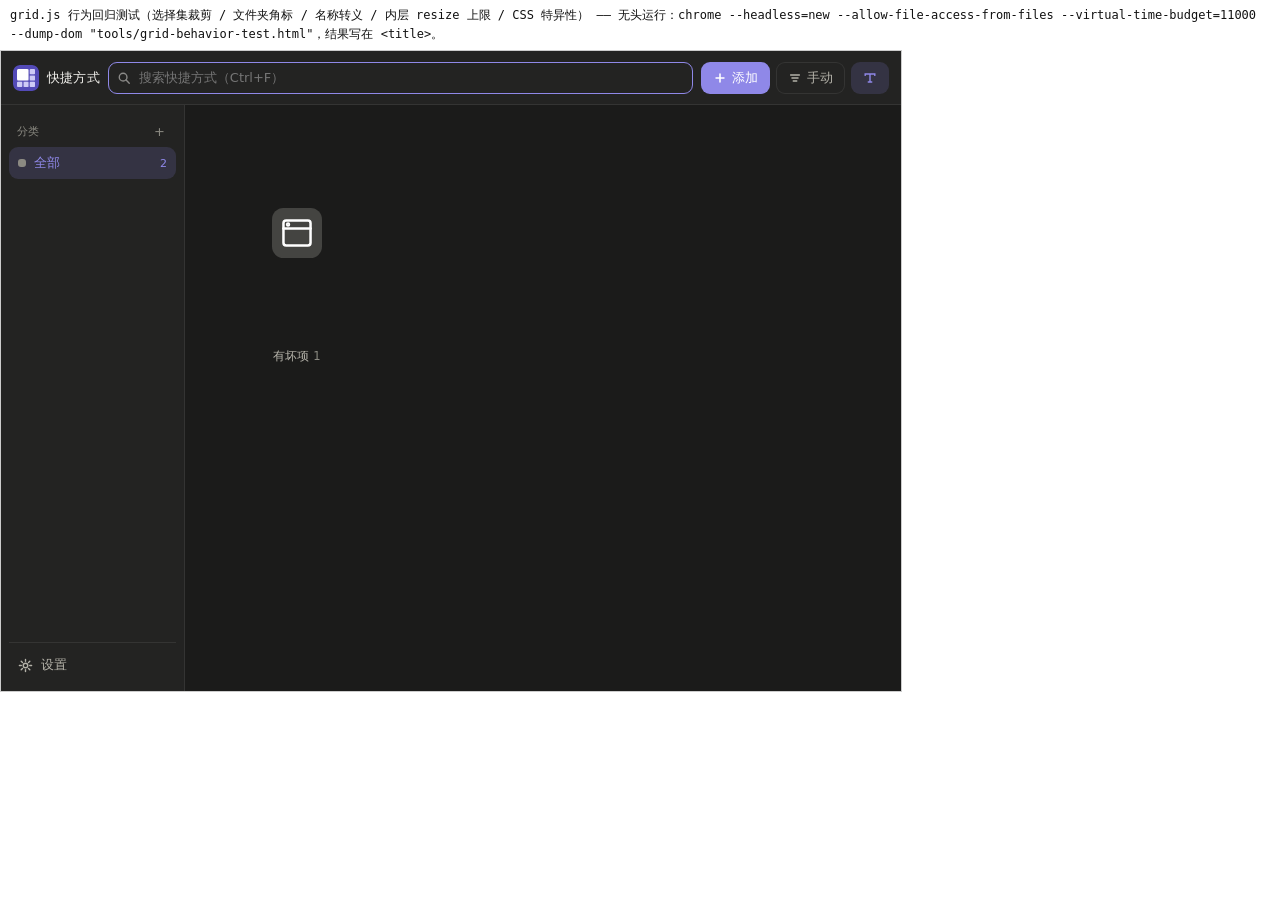
<file: tools/grid-behavior-test.html>
<!DOCTYPE html>
<html lang="zh-CN">
<head>
  <meta charset="utf-8">
  <title>grid-behavior-test</title>
  <style>
    body { margin: 0; font: 12px/1.6 monospace; background: #fff; color: #111 }
    #frame { width: 900px; height: 640px; border: 1px solid #ccc; display: block }
    #log { padding: 8px 10px; white-space: pre-wrap }
  </style>
</head>
<body>
  <p style="font-size:12px;margin:6px 10px">grid.js 行为回归测试（选择集裁剪 / 文件夹角标 / 名称转义 / 内层 resize 上限 / CSS 特异性） ——
    无头运行：<code>chrome --headless=new --allow-file-access-from-files --virtual-time-budget=11000 --dump-dom "tools/grid-behavior-test.html"</code>，结果写在 &lt;title&gt;。</p>
  <iframe id="frame"></iframe>
  <div id="log"></div>
  <script>
  /* 这里每条断言都对应一个真实存在过、且测试零覆盖的缺陷：
     1. 搜索/切分类后 selected 不裁剪 → 批量删除会连看不见的图标一起删掉（会丢数据）
     2. refreshTile 用 textContent 覆盖 label → 文件夹的数量角标消失
     3. folderLabel 把 sc.name 塞进 innerHTML → 名称里的 HTML 会被执行
     4. attachInnerResize 没有列数上限 → 内层格子撑出文件夹被裁
     5. 无字模式下拉长格子的 gap 被 .grid.hide-labels .tile 覆盖成 0
     6. checkMissing 只看顶层 → 文件夹内图标的红点永远不生效
   */
  var frame = document.getElementById('frame')
  frame.src = '../index.html?theme=dark'
  frame.addEventListener('load', function () { setTimeout(run, 900) })

  function run () {
    var out = []
    function ok (n, c, x) { out.push((c ? 'PASS' : 'FAIL') + ':' + n + (x !== undefined ? '[' + x + ']' : '')) }
    try {
      var W = frame.contentWindow, D = frame.contentDocument, KL = W.KL
      if (!KL || !KL.grid || !KL.store) { out.push('ERROR:KL 未加载'); return finish(out) }
      var store = KL.store

      /* ============ 1. 选择集裁剪（会丢数据的那条） ============ */
      store.reset()
      KL.grid.setCategory('all')
      var a = store.addShortcut({ name: '苹果', launch: { kind: 'path', target: 'C:\\a.exe' } })
      var b = store.addShortcut({ name: '香蕉', launch: { kind: 'path', target: 'C:\\b.exe' } })
      var c = store.addShortcut({ name: '橘子', launch: { kind: 'path', target: 'C:\\c.exe' } })
      KL.grid.render()

      KL.grid.selectAll()
      ok('全选选中 3 项', KL.grid.selectedIds().length === 3, KL.grid.selectedIds().length)

      KL.grid.setKeyword('苹果')
      ok('搜索后屏幕上只有 1 项', store.visible('all', '苹果').length === 1)
      ok('搜索后选择集被裁剪到可见范围', KL.grid.selectedIds().length === 1,
        'selected=' + KL.grid.selectedIds().length)

      // 真正的危害：按右键菜单拿到的 ids 去删，不该波及隐藏项
      var before = store.shortcuts.length
      store.removeShortcuts(KL.grid.selectedIds())
      var after = store.shortcuts.length
      ok('删除只影响可见的 1 项（隐藏项不受牵连）', before - after === 1, before + ' -> ' + after)
      ok('隐藏项仍在', !!store.shortcuts.filter(function (s) { return s.name === '香蕉' }).length &&
        !!store.shortcuts.filter(function (s) { return s.name === '橘子' }).length)

      // 搜索态下 Ctrl+A 不该把范围外的并进来
      store.reset()
      KL.grid.setCategory('all')
      store.addShortcut({ name: '西瓜', launch: { kind: 'path', target: 'C:\\d.exe' } })
      store.addShortcut({ name: '葡萄', launch: { kind: 'path', target: 'C:\\e.exe' } })
      KL.grid.render()
      KL.grid.setKeyword('西瓜')
      KL.grid.selectAll()
      ok('搜索态下 Ctrl+A 只选可见项', KL.grid.selectedIds().length === 1, KL.grid.selectedIds().length)
      KL.grid.setKeyword('')

      /* ============ 2. refreshTile 不能抹掉文件夹数量角标 ============ */
      store.reset()
      KL.grid.setCategory('all')
      var folder = store.createFolder({ name: '资料夹', col: 2, row: 2 })
      store.addShortcut({ name: '内部1', parentId: folder.id, launch: { kind: 'path', target: 'C:\\i1.exe' } })
      store.addShortcut({ name: '内部2', parentId: folder.id, launch: { kind: 'path', target: 'C:\\i2.exe' } })
      KL.grid.render()

      var ftile = D.querySelector('.tile.folder[data-id="' + folder.id + '"]')
      ok('文件夹 tile 渲染出来了', !!ftile)
      var countBefore = ftile ? ftile.querySelector('.label .label-count') : null
      ok('文件夹标题带数量角标', !!countBefore, countBefore ? countBefore.textContent : '无')

      KL.grid.refreshTile(folder.id)
      var countAfter = ftile ? ftile.querySelector('.label .label-count') : null
      ok('refreshTile 之后数量角标仍在', !!countAfter, countAfter ? countAfter.textContent : '已被抹掉')
      var nameAfter = ftile ? ftile.querySelector('.label .label-name') : null
      ok('refreshTile 之后名称仍正确', !!nameAfter && nameAfter.textContent === '资料夹',
        nameAfter ? nameAfter.textContent : '无')

      /* ============ 3. 名称必须转义（不能把 HTML 当结构） ============ */
      store.reset()
      KL.grid.setCategory('all')
      var evil = store.createFolder({ name: '<img src=x onerror="window.__xss=1">', col: 2, row: 2 })
      KL.grid.render()
      var etile = D.querySelector('.tile.folder[data-id="' + evil.id + '"]')
      var ename = etile ? etile.querySelector('.label .label-name') : null
      ok('恶意名称被当成纯文本渲染', !!ename && ename.textContent.indexOf('<img') === 0,
        ename ? ename.textContent.slice(0, 30) : '无')
      ok('名称里没有生成真实的 img 元素', !ename || !ename.querySelector('img'))
      ok('onerror 没有被执行', W.__xss === undefined, 'xss=' + W.__xss)

      /* ============ 4. 无字模式下拉长格子的 gap 不能被吃掉 ============ */
      store.reset()
      KL.grid.setCategory('all')
      var tall = store.addShortcut({ name: '竖条', col: 1, row: 3, launch: { kind: 'path', target: 'C:\\t.exe' } })
      var wide = store.addShortcut({ name: '横条', col: 3, row: 1, launch: { kind: 'path', target: 'C:\\w.exe' } })
      var plain = store.addShortcut({ name: '普通', col: 1, row: 1, launch: { kind: 'path', target: 'C:\\p.exe' } })
      store.setSetting('showLabels', false)
      KL.grid.render()
      var gt = D.querySelector('.tile[data-id="' + tall.id + '"]')
      var gw = D.querySelector('.tile[data-id="' + wide.id + '"]')
      var gp = D.querySelector('.tile[data-id="' + plain.id + '"]')
      ok('无字模式：竖条保留 gap', gt && W.getComputedStyle(gt).gap !== '0px',
        gt ? W.getComputedStyle(gt).gap : '无')
      ok('无字模式：横条保留 gap', gw && W.getComputedStyle(gw).gap !== '0px',
        gw ? W.getComputedStyle(gw).gap : '无')
      ok('无字模式：普通格子 gap 收为 0', gp && W.getComputedStyle(gp).gap === '0px',
        gp ? W.getComputedStyle(gp).gap : '无')
      store.setSetting('showLabels', true)
      KL.grid.render()

      /* ============ 5. 文件夹内图标的红点也要能检测到 ============ */
      // mock 里 services.exists 恒返回 true，这里替换成"只有 __gone__ 不存在"
      var realExists = W.services.exists
      W.services.exists = function (p) { return String(p).indexOf('__gone__') < 0 }
      store.reset()
      KL.grid.setCategory('all')
      var f2 = store.createFolder({ name: '有坏项', col: 2, row: 2 })
      var bad = store.addShortcut({ name: '坏内部项', parentId: f2.id, launch: { kind: 'path', target: 'C:\\__gone__\\x.exe' } })
      KL.grid.render()

      setTimeout(function () {
        try {
          var bs = store.getShortcut(bad.id)
          ok('文件夹内部的失效目标被标记 missing', bs && bs.missing === true, 'missing=' + (bs && bs.missing))

          /* ============ 6. 内层 resize 的列数上限 ============ */
          // innerMetrics 不该再把 pad/labelH/headH/innerW/innerH 返回出去（外部从没读过）
          var parent = store.getShortcut(f2.id)
          var m = KL.grid.innerMetrics ? KL.grid.innerMetrics(parent) : null
          if (m) {
            ok('innerMetrics 不再返回无人读取的字段',
              m.pad === undefined && m.headH === undefined && m.innerW === undefined,
              Object.keys(m).join(','))
            ok('innerMetrics 仍返回调用方需要的字段',
              typeof m.cols === 'number' && typeof m.unit === 'number' && typeof m.gap === 'number')
          } else {
            out.push('SKIP:innerMetrics 未导出（不影响其它断言）')
          }

          W.services.exists = realExists
          store.reset()
          KL.grid.setCategory('all')
          finish(out)
        } catch (e2) {
          out.push('ERROR:' + (e2 && e2.message))
          finish(out)
        }
      }, 1200)
    } catch (e) {
      out.push('ERROR:' + (e && e.message))
      finish(out)
    }
  }

  function finish (out) {
    var failed = 0
    out.forEach(function (l) { if (l.indexOf('PASS') !== 0) failed++ })
    var txt = (failed ? ('FAILED ' + failed + ' | ') : 'ALL PASS | ') + out.join('  ')
    document.getElementById('log').textContent = txt
    document.title = txt
  }
  </script>
</body>
</html>
</file>
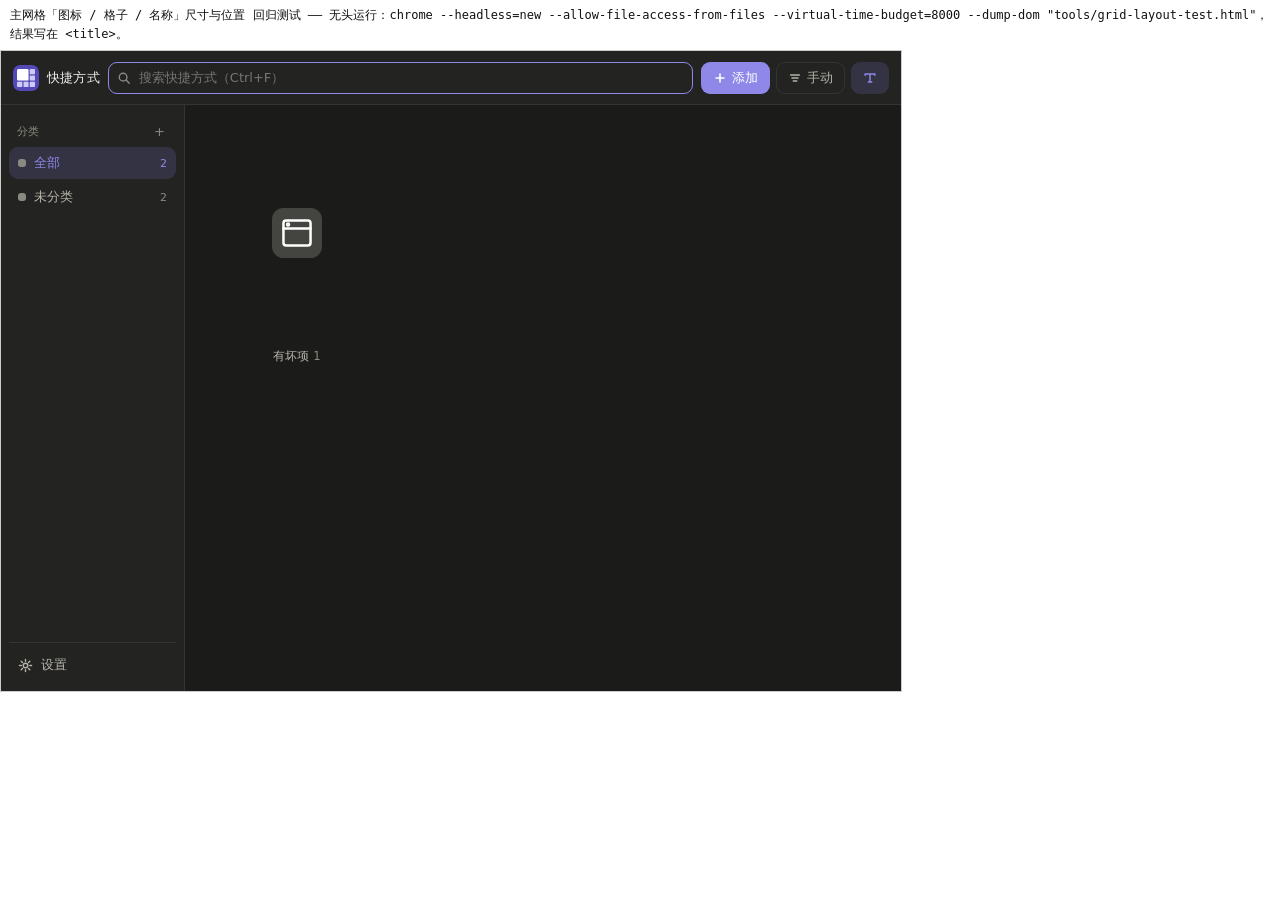
<file: tools/grid-layout-test.html>
<!DOCTYPE html>
<html lang="zh-CN">
<head>
  <meta charset="utf-8">
  <title>grid-layout-test</title>
  <style>
    body { margin: 0; font: 12px/1.6 monospace; background: #fff; color: #111 }
    #frame { width: 900px; height: 640px; border: 1px solid #ccc; display: block }
    #log { padding: 8px 10px; white-space: pre-wrap }
  </style>
</head>
<body>
  <p style="font-size:12px;margin:6px 10px">主网格「图标 / 格子 / 名称」尺寸与位置 回归测试 ——
    无头运行：<code>chrome --headless=new --allow-file-access-from-files --virtual-time-budget=8000 --dump-dom "tools/grid-layout-test.html"</code>，结果写在 &lt;title&gt;。</p>
  <iframe id="frame" src="../index.html?theme=dark&labels=1"></iframe>
  <div id="log"></div>
  <script>
  var frame = document.getElementById('frame')
  frame.addEventListener('load', function () { setTimeout(run, 900) })

  function run () {
    var out = []
    function ok (n, c, x) { out.push((c ? 'PASS' : 'FAIL') + ':' + n + (x !== undefined ? '[' + x + ']' : '')) }
    function sleep (ms) { return new Promise(function (r) { setTimeout(r, ms) }) }

    var W, D, KL
    try { W = frame.contentWindow; D = frame.contentDocument; KL = W.KL } catch (e) {
      out.push('ERROR:读不到 iframe 内容（file:// 下必须用 --allow-file-access-from-files）')
      return finish(out)
    }
    if (!KL || !KL.grid) { out.push('ERROR:KL 未加载'); return finish(out) }

    var gridEl = D.getElementById('grid')
    var GRID_GAP = 10, LABEL_GAP = 4, LABEL_BOX = 29

    function cell () { return parseInt(gridEl.style.getPropertyValue('--cell'), 10) }
    function tiles () { return Array.prototype.slice.call(gridEl.querySelectorAll('.tile[data-id]')) }
    function tileOf (id) { return gridEl.querySelector('.tile[data-id="' + id + '"]') }
    function labelOf (t) {
      // 只要直接子元素里的 .label（内部图标的那个是 .inner-tile 里，不算）
      var kids = t.children
      for (var i = 0; i < kids.length; i++) if (kids[i].classList.contains('label')) return kids[i]
      return null
    }
    function rectOf (n) { var r = n.getBoundingClientRect(); return { top: r.top, left: r.left, right: r.right, bottom: r.bottom, w: r.width, h: r.height } }
    function iconSizeOf (t) {
      var b = t.querySelector('.icon-box')
      return b ? Math.round(b.getBoundingClientRect().width) : 0
    }
    function overlapArea (a, b) {
      var ox = Math.min(a.right, b.right) - Math.max(a.left, b.left)
      var oy = Math.min(a.bottom, b.bottom) - Math.max(a.top, b.top)
      return (ox > 0 && oy > 0) ? ox * oy : 0
    }
    // 同一列里上下相邻的两个 tile
    function firstColumnPairs () {
      var byCol = {}
      tiles().forEach(function (t) {
        var r = rectOf(t)
        var k = String(Math.round(r.left))
        if (!byCol[k]) byCol[k] = []
        byCol[k].push(t)
      })
      for (var k in byCol) {
        var list = byCol[k].sort(function (a, b) { return rectOf(a).top - rectOf(b).top })
        if (list.length >= 2) return { up: list[0], down: list[1] }
      }
      return null
    }
    // 找一个 1×1 的普通图标（不是文件夹）
    function find1x1 () {
      var found = null
      tiles().forEach(function (t) {
        if (found) return
        if (t.classList.contains('folder')) return
        if (String(t.style.gridRow).indexOf('span 1') !== 0) return
        if (String(t.style.gridColumn).indexOf('span 1') !== 0) return
        found = t
      })
      return found
    }

    KL.store.setSetting('showLabels', true)
    sleep(160).then(function () {
      var c = cell()
      ok('cell 读出', c > 0, String(c))

      var one = find1x1()
      ok('找到 1×1 图标', !!one)
      var r1 = rectOf(one)
      ok('格子高度 = cell（名称不再占格子内部）', Math.abs(r1.h - c) <= 1, r1.h + ' vs ' + c)
      var iconShow = iconSizeOf(one)
      ok('有字模式图标尺寸 = min(格宽,格高)×0.72',
        Math.abs(iconShow - Math.round(c * 0.72)) <= 2, iconShow + ' vs ' + Math.round(c * 0.72))

      var lb = labelOf(one)
      ok('名称是 tile 的直接子元素 .label', !!lb)
      var lbv = W.getComputedStyle(lb)
      ok('有字模式名称可见', lbv.display !== 'none', lbv.display)
      var lr = rectOf(lb)
      ok('名称在格子下方', lr.top >= r1.bottom - 1, 'label.top=' + Math.round(lr.top) + ' tile.bottom=' + Math.round(r1.bottom))
      ok('名称不压住格子', overlapArea(lr, r1) === 0, 'overlap=' + Math.round(overlapArea(lr, r1)))
      ok('名称留了两行高度', lr.h >= LABEL_BOX - 2, String(Math.round(lr.h)))

      // 行距：有字模式 = 基础间距 + 名称高度
      var pair = firstColumnPairs()
      ok('找到同列上下相邻的两个格子', !!pair)
      if (pair) {
        var gapShow = rectOf(pair.down).top - rectOf(pair.up).bottom
        ok('有字模式行距 = 基础间距 + 名称高度',
          Math.abs(gapShow - (GRID_GAP + LABEL_GAP + LABEL_BOX)) <= 2,
          Math.round(gapShow) + ' vs ' + (GRID_GAP + LABEL_GAP + LABEL_BOX))
        var upLabel = labelOf(pair.up)
        ok('上一行的名称不压到下一行格子',
          !upLabel || rectOf(upLabel).bottom <= rectOf(pair.down).top + 1,
          upLabel ? Math.round(rectOf(upLabel).bottom) + ' vs ' + Math.round(rectOf(pair.down).top) : '无名称')
      }
      ok('列间距没被改（仍是基础间距）', (function () {
        var byRow = {}
        tiles().forEach(function (t) {
          var r = rectOf(t)
          var k = String(Math.round(r.top))
          if (!byRow[k]) byRow[k] = []
          byRow[k].push(t)
        })
        for (var k in byRow) {
          var row = byRow[k].sort(function (a, b) { return rectOf(a).left - rectOf(b).left })
          if (row.length >= 2) {
            var g = rectOf(row[1]).left - rectOf(row[0]).right
            if (Math.abs(g - GRID_GAP) <= 2) return true
          }
        }
        return false
      })())

      // 最后一行的名称不能被网格裁掉（grid 自己要有 padding-bottom）
      var gr = rectOf(gridEl)
      var lastLabelBottom = 0
      var lastTop = 0
      tiles().forEach(function (t) {
        var r = rectOf(t)
        if (r.top > lastTop) { lastTop = r.top }
      })
      tiles().forEach(function (t) {
        var r = rectOf(t)
        if (Math.abs(r.top - lastTop) < 2) {
          var l = labelOf(t)
          if (l) lastLabelBottom = Math.max(lastLabelBottom, rectOf(l).bottom)
        }
      })
      ok('最后一行的名称在网格框内（没被裁）', lastLabelBottom <= gr.bottom + 1,
        'label.bottom=' + Math.round(lastLabelBottom) + ' grid.bottom=' + Math.round(gr.bottom))

      /* ---- 切到无字模式：格子与图标大小都不能变，只是名称消失、行距收回 ---- */
      var iconShowSizes = {}
      tiles().forEach(function (t) { iconShowSizes[t.dataset.id] = iconSizeOf(t) })
      KL.store.setSetting('showLabels', false)
      return sleep(200).then(function () {
        var lb2 = labelOf(tileOf(one.dataset.id))
        ok('无字模式名称隐藏', !lb2 || W.getComputedStyle(lb2).display === 'none',
          lb2 ? W.getComputedStyle(lb2).display : '无 label 元素')

        var r2 = rectOf(tileOf(one.dataset.id))
        ok('无字模式格子大小不变', Math.abs(r2.h - r1.h) <= 1 && Math.abs(r2.w - r1.w) <= 1,
          r2.w + '×' + r2.h + ' vs ' + Math.round(r1.w) + '×' + Math.round(r1.h))

        var changed = []
        tiles().forEach(function (t) {
          if (iconShowSizes[t.dataset.id] !== iconSizeOf(t)) changed.push(t.dataset.id)
        })
        ok('无字模式图标大小不变（不再为文字让位）', changed.length === 0, changed.slice(0, 3).join(','))

        var pair2 = firstColumnPairs()
        if (pair2) {
          var gapHide = rectOf(pair2.down).top - rectOf(pair2.up).bottom
          ok('无字模式行距收回基础间距', Math.abs(gapHide - GRID_GAP) <= 2,
            Math.round(gapHide) + ' vs ' + GRID_GAP)
        }

        var gapY = parseInt(gridEl.style.getPropertyValue('--gap-y'), 10)
        ok('--gap-y 跟着开关走', gapY === GRID_GAP, String(gapY))

        /* ---- 文件夹的标题与图标名称同类 ---- */
        KL.store.setSetting('showLabels', true)
        return sleep(200).then(function () {
          var folder = null
          KL.store.shortcuts.forEach(function (s) {
            if (!folder && s.kind === 'folder' && s.col * s.row > 1) folder = s
          })
          var ft = tileOf(folder.id)
          var fl = labelOf(ft)
          ok('大文件夹的标题也是 .tile > .label', !!fl)
          ok('文件夹标题在文件夹格子下方',
            fl && rectOf(fl).top >= rectOf(ft).bottom - 1,
            fl ? Math.round(rectOf(fl).top) + ' vs ' + Math.round(rectOf(ft).bottom) : '无')
          var nameEl = fl && fl.querySelector('.label-name')
          ok('文件夹标题里是文件夹名称', !!nameEl && nameEl.textContent === folder.name,
            nameEl ? JSON.stringify(nameEl.textContent) : '无')
          ok('文件夹标题里带数量', !!fl.querySelector('.label-count'),
            fl.querySelector('.label-count') ? fl.querySelector('.label-count').textContent : '无')
          // 文件夹内部空间不再被标题占：内部高度 ≈ 格子高 - 内边距
          var inner = ft.querySelector('.folder-inner')
          var innerH = Math.round(inner.getBoundingClientRect().height)
          ok('标题不占文件夹内部空间（inner 高度 ≈ 格子高 - 12）',
            Math.abs(innerH - (Math.round(rectOf(ft).h) - 12)) <= 2,
            innerH + ' vs ' + (Math.round(rectOf(ft).h) - 12))

          /* ---- 拉长的格子（1×n / n×1）----
             图标贴上/左按 1×1 大小放；格子**里面**常驻一份名称（.tile-name-fill，
             不受无字模式影响）；格子**下方**那份 .label 回到原来的逻辑。 */
          function fillOf (t) { return t.querySelector('.tile-name-fill') }
          function fillVisible (t) {
            var f = fillOf(t)
            return !!f && W.getComputedStyle(f).display !== 'none'
          }
          var target = null
          tiles().forEach(function (t) {
            if (target) return
            if (t.classList.contains('folder')) return
            if (String(t.style.gridRow).indexOf('span 1') !== 0) return
            if (String(t.style.gridColumn).indexOf('span 1') !== 0) return
            target = t.dataset.id
          })
          ok('找到可拉伸的 1×1 图标', !!target, String(target))
          var baseIcon = iconSizeOf(tileOf(target))
          var targetName = KL.store.getShortcut(target).name

          // 普通格子里不该有常驻名称
          ok('普通 1×1 图标不显示格子内名称', !fillVisible(tileOf(target)))

          // ① 拉成 4×1（横条）
          KL.store.updateShortcut(target, { col: 4, row: 1 })
          return sleep(200).then(function () {
            var t4 = tileOf(target)
            var tr = rectOf(t4)
            var ir = rectOf(t4.querySelector('.icon-box'))
            var fr = rectOf(fillOf(t4))
            var lr = rectOf(labelOf(t4))
            ok('4×1 打上 wide 标记',
              t4.classList.contains('wide') && !t4.classList.contains('tall'), t4.className)
            ok('4×1 图标贴左边', ir.left - tr.left <= 10, Math.round(ir.left - tr.left))
            ok('4×1 图标仍是 1×1 大小', Math.abs(iconSizeOf(t4) - baseIcon) <= 1,
              iconSizeOf(t4) + ' vs ' + baseIcon)
            ok('4×1 格子内显示常驻名称',
              fillVisible(t4) && fillOf(t4).textContent === targetName,
              fillOf(t4).textContent)
            ok('4×1 格子内名称在图标右侧', fr.left >= ir.right - 2,
              Math.round(fr.left) + ' vs icon.right=' + Math.round(ir.right))
            ok('4×1 格子内名称在格子内部',
              fr.top >= tr.top - 1 && fr.bottom <= tr.bottom + 1 && fr.top < tr.bottom,
              'fill ' + Math.round(fr.top) + '..' + Math.round(fr.bottom) +
              ' tile ' + Math.round(tr.top) + '..' + Math.round(tr.bottom))
            ok('4×1 底部名称回到格子下方（原有逻辑）', lr.top >= tr.bottom - 1,
              Math.round(lr.top) + ' vs ' + Math.round(tr.bottom))

            // ② 拉成 1×4（竖条）
            KL.store.updateShortcut(target, { col: 1, row: 4 })
            return sleep(200).then(function () {
              var t1 = tileOf(target)
              var tr1 = rectOf(t1)
              var ir1 = rectOf(t1.querySelector('.icon-box'))
              var fr1 = rectOf(fillOf(t1))
              var lr1 = rectOf(labelOf(t1))
              ok('1×4 打上 tall 标记',
                t1.classList.contains('tall') && !t1.classList.contains('wide'), t1.className)
              ok('1×4 图标贴顶边', ir1.top - tr1.top <= 10, Math.round(ir1.top - tr1.top))
              ok('1×4 图标仍是 1×1 大小', Math.abs(iconSizeOf(t1) - baseIcon) <= 1,
                iconSizeOf(t1) + ' vs ' + baseIcon)
              ok('1×4 格子内显示常驻名称',
                fillVisible(t1) && fillOf(t1).textContent === targetName,
                fillOf(t1).textContent ? fillOf(t1).textContent.slice(0, 12) : '无')
              ok('1×4 格子内名称在图标下方', fr1.top >= ir1.bottom - 2,
                Math.round(fr1.top) + ' vs icon.bottom=' + Math.round(ir1.bottom))
              ok('1×4 格子内名称在格子内部',
                fr1.bottom <= tr1.bottom + 1 && fr1.top < tr1.bottom,
                'fill.bottom=' + Math.round(fr1.bottom) + ' tile.bottom=' + Math.round(tr1.bottom))
              ok('1×4 格子内名称横向铺满格子', fr1.w >= tr1.w - 14,
                Math.round(fr1.w) + ' vs ' + Math.round(tr1.w))
              ok('1×4 底部名称回到格子下方（原有逻辑）', lr1.top >= tr1.bottom - 1,
                Math.round(lr1.top) + ' vs ' + Math.round(tr1.bottom))

              // ③ 无字模式：格子内那份要留下，格子下方那份隐藏
              KL.store.setSetting('showLabels', false)
              return sleep(200).then(function () {
                var t1h = tileOf(target)
                ok('无字模式：格子内名称仍然显示（不受开关影响）', fillVisible(t1h),
                  W.getComputedStyle(fillOf(t1h)).display)
                ok('无字模式：格子下方名称隐藏',
                  W.getComputedStyle(labelOf(t1h)).display === 'none',
                  W.getComputedStyle(labelOf(t1h)).display)
                ok('无字模式：图标仍然贴顶', rectOf(t1h.querySelector('.icon-box')).top - rectOf(t1h).top <= 10,
                  Math.round(rectOf(t1h.querySelector('.icon-box')).top - rectOf(t1h).top))

                // ④ 拉回 1×1 → 格子内名称收起来、下方名称回来
                KL.store.setSetting('showLabels', true)
                KL.store.updateShortcut(target, { col: 1, row: 1 })
                return sleep(200).then(function () {
                  var t0 = tileOf(target)
                  ok('1×1 不带拉长标记',
                    !t0.classList.contains('tall') && !t0.classList.contains('wide'), t0.className)
                  ok('1×1 收起格子内名称', !fillVisible(t0))
                  var lr0 = rectOf(labelOf(t0))
                  ok('1×1 名称仍在格子下方', lr0.top >= rectOf(t0).bottom - 1,
                    Math.round(lr0.top) + ' vs ' + Math.round(rectOf(t0).bottom))
                  finish(out)
                })
              })
            })
          })
        })
      })
    }).catch(function (e) {
      out.push('ERROR:' + (e && e.message))
      finish(out)
    })
  }

  function finish (out) {
    var failed = 0
    out.forEach(function (l) { if (l.indexOf('PASS') !== 0) failed++ })
    var txt = (failed ? ('FAILED ' + failed + ' | ') : 'ALL PASS | ') + out.join('  ')
    document.getElementById('log').textContent = txt
    document.title = txt
  }
  </script>
</body>
</html>
</file>
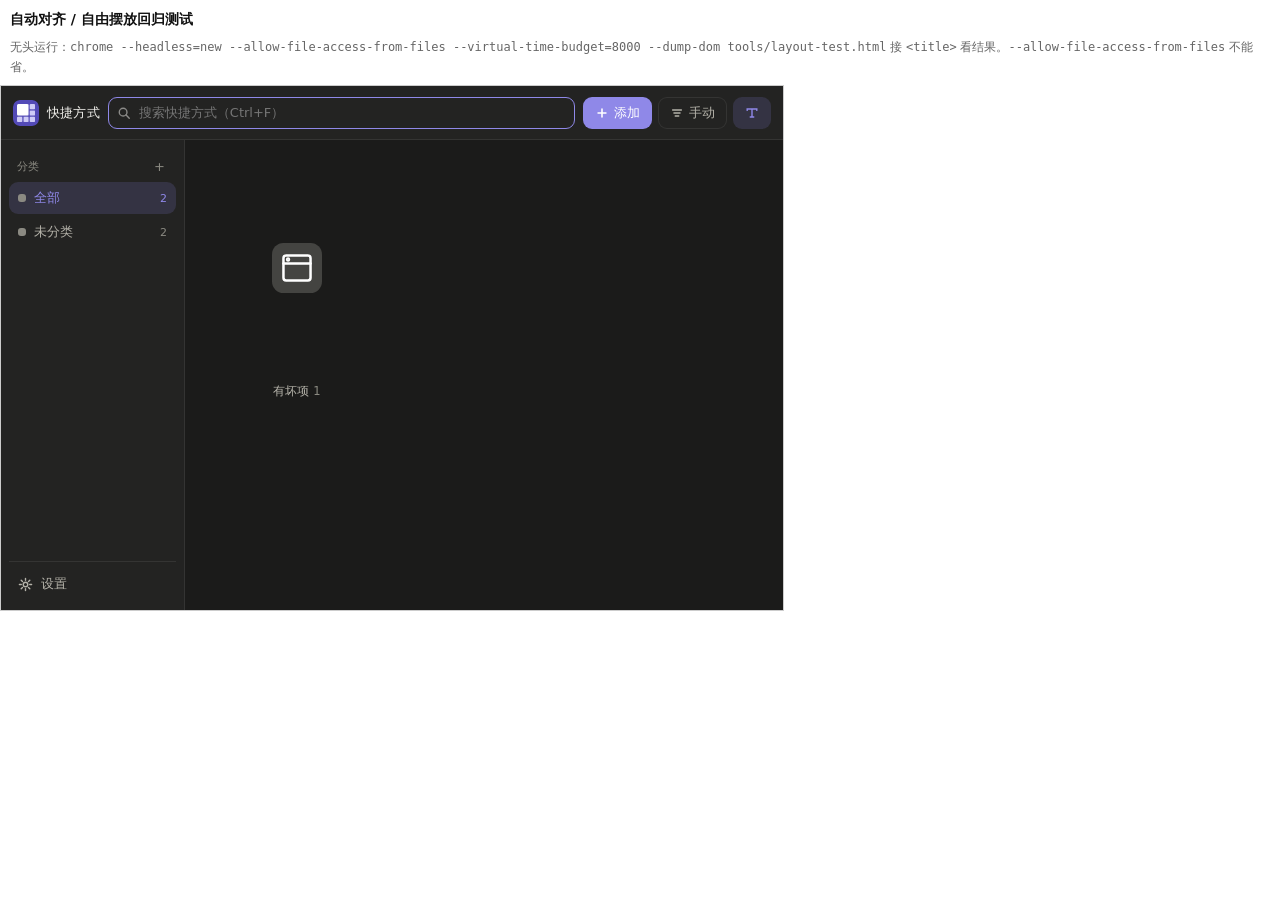
<file: tools/layout-test.html>
<!DOCTYPE html>
<html lang="zh-CN">
<head>
  <meta charset="utf-8">
  <title>layout-test</title>
  <style>
    body { margin: 0; font: 13px/1.6 system-ui, sans-serif; background: #fff; color: #111 }
    #frame { width: 782px; height: 524px; border: 1px solid #ccc; display: block }
    #log { padding: 8px 10px; white-space: pre-wrap; font-family: monospace; font-size: 12px }
  </style>
</head>
<body>
  <h2 style="font-size:14px;margin:8px 10px">自动对齐 / 自由摆放回归测试</h2>
  <p style="font-size:12px;margin:0 10px 8px;color:#666">
    无头运行：<code>chrome --headless=new --allow-file-access-from-files --virtual-time-budget=8000 --dump-dom tools/layout-test.html</code>
    接 <code>&lt;title&gt;</code> 看结果。<code>--allow-file-access-from-files</code> 不能省。
  </p>
  <iframe id="frame" src="../index.html?theme=dark"></iframe>
  <div id="log"></div>
  <script>
  var frame = document.getElementById('frame')
  var logEl = document.getElementById('log')

  frame.addEventListener('load', function () { setTimeout(run, 900) })

  function run () {
    var out = []
    function ok (n, c, x) { out.push((c ? 'PASS' : 'FAIL') + ':' + n + (x ? '[' + x + ']' : '')) }
    function sleep (ms) { return new Promise(function (r) { setTimeout(r, ms) }) }

    var W, D, KL
    try {
      W = frame.contentWindow
      D = frame.contentDocument
      KL = W.KL
    } catch (e) {
      out.push('ERROR:读不到 iframe 内容（跨域被拦）。file:// 下必须用 --allow-file-access-from-files')
      return finish(out)
    }
    if (!KL || !KL.grid || !KL.grid.dropFree) { out.push('ERROR:KL.grid.dropFree 不存在'); return finish(out) }

    var gridEl = D.getElementById('grid')

    function tiles () { return Array.prototype.slice.call(gridEl.querySelectorAll('.tile[data-id]')) }
    function byId (id) { return gridEl.querySelector('.tile[data-id="' + id + '"]') }
    // 把每个 tile 的位置拍成快照：既记像素矩形，也记解析出来的格子号。
    // 注意跨列跨度不能读 gridColumnEnd —— "span 2" 这种计算值 parseInt 出来是 NaN，
    // 所以跨度统一由像素尺寸反推。
    function snapshot () {
      var snap = {}
      // 名称画在格子外面之后纵向步长和横向不同（gapY > gapX），两者要分开算
      var m = KL.grid.gridMetrics()
      var stepX = m.cell + m.gapX
      var stepY = m.cell + m.gapY
      tiles().forEach(function (t) {
        var r = t.getBoundingClientRect()
        var cs = W.getComputedStyle(t)
        snap[t.dataset.id] = {
          left: Math.round(r.left), top: Math.round(r.top),
          w: Math.round(r.width), h: Math.round(r.height),
          colStart: parseInt(cs.gridColumnStart, 10),
          rowStart: parseInt(cs.gridRowStart, 10),
          spanCol: Math.max(1, Math.round((r.width + m.gapX) / stepX)),
          spanRow: Math.max(1, Math.round((r.height + m.gapY) / stepY))
        }
      })
      return snap
    }
    function sameRects (a, b, skip) {
      var bad = []
      for (var id in a) {
        if (skip && skip.indexOf(id) >= 0) continue
        var x = a[id], y = b[id]
        if (!y) { bad.push(id + ':missing'); continue }
        if (x.left !== y.left || x.top !== y.top || x.w !== y.w || x.h !== y.h) {
          bad.push(id + ' ' + x.left + ',' + x.top + '→' + y.left + ',' + y.top)
        }
      }
      return bad
    }
    // 某个格子上有没有被占（按像素矩形判断，跟 CSS 实际落位一致）
    function occupiedAt (snap, cx, cy) {
      var m = KL.grid.gridMetrics()
      var r = gridEl.getBoundingClientRect()
      var gx = r.left + cx * (m.cell + m.gapX)
      var gy = r.top + cy * (m.cell + m.gapY)
      for (var id in snap) {
        var s = snap[id]
        if (gx >= s.left - 2 && gx < s.left + s.w - 2 && gy >= s.top - 2 && gy < s.top + s.h - 2) return id
      }
      return null
    }
    function cellStarts (snap, id) {
      var s = snap[id]
      return { x: s.colStart - 1, y: s.rowStart - 1 }
    }
    function clientOf (cx, cy) {
      var m = KL.grid.gridMetrics()
      var r = gridEl.getBoundingClientRect()
      return {
        x: r.left + cx * (m.cell + m.gapX) + m.cell / 2,
        y: r.top + cy * (m.cell + m.gapY) + m.cell / 2,
        m: m
      }
    }
    function visibleIds () {
      var list = []
      tiles().forEach(function (t) { list.push(t.dataset.id) })
      return list
    }
    function biggestFreeGap (snap, col, row) {
      var m = KL.grid.gridMetrics()
      for (var y = 0; y < 8; y++) {
        for (var x = 0; x + col <= m.cols; x++) {
          var free = true
          for (var dy = 0; dy < row && free; dy++) {
            for (var dx = 0; dx < col; dx++) {
              if (occupiedAt(snap, x + dx, y + dy)) { free = false; break }
            }
          }
          if (free) return { x: x, y: y }
        }
      }
      return null
    }

    // 从干净状态开始：位置全清、自动对齐打开
    KL.store.clearPositions()
    KL.store.setSetting('autoAlign', true)

    sleep(120).then(function () {
      var ids = visibleIds()
      ok('tiles-rendered', ids.length > 5, ids.length + ' tiles')
      var m = KL.grid.gridMetrics()
      ok('cols-detected', m.cols >= 3, 'cols=' + m.cols)

      var autoSnap = snapshot()
      var autoArea = byId(ids[2]).style.gridArea || byId(ids[2]).style.gridColumn
      ok('auto-mode-has-no-explicit-start', autoArea.indexOf('span') === 0 || autoArea === '',
        JSON.stringify(autoArea))

      // ① 切到自由摆放：画面不能跳（密排结果要和 CSS dense 一致）
      KL.store.setSetting('autoAlign', false)
      return sleep(150).then(function () {
        var freeSnap = snapshot()
        var diff = sameRects(autoSnap, freeSnap)
        ok('switch-to-free-keeps-layout', diff.length === 0, diff.slice(0, 3).join(' / '))

        var explicit = 0
        tiles().forEach(function (t) {
          var cs = W.getComputedStyle(t)
          if (parseInt(cs.gridColumnStart, 10) >= 1 && parseInt(cs.gridRowStart, 10) >= 1) explicit++
        })
        ok('free-mode-uses-explicit-positions', explicit === ids.length, explicit + '/' + ids.length)

        // ② 无叠放：所有格子的占用面积之和 == 格子总面积
        var cells = 0
        var area = {}
        for (var id in freeSnap) {
          var s = freeSnap[id]
          for (var x = s.colStart; x < s.colStart + s.spanCol; x++) {
            for (var y = s.rowStart; y < s.rowStart + s.spanRow; y++) {
              area[x + ',' + y] = (area[x + ',' + y] || 0) + 1
              cells++
            }
          }
        }
        var overlaps = 0
        for (var k in area) if (area[k] > 1) overlaps++
        ok('free-mode-no-overlap', overlaps === 0, 'overlaps=' + overlaps + ' cells=' + cells)

        // ③ 拖到一个空格：精确落在目标格，且别的图标不动
        var mover = ids[ids.length - 1]
        var before = snapshot()
        var gap = biggestFreeGap(before, 1, 1)
        ok('found-free-cell', !!gap, gap ? gap.x + ',' + gap.y : 'none')
        var p = clientOf(gap.x, gap.y)
        var oldCell = cellStarts(before, mover)
        KL.grid.dropFree([mover], p.x, p.y)
        return sleep(60).then(function () {
          var after = snapshot()
          var at = cellStarts(after, mover)
          ok('drop-lands-on-target-cell', at.x === gap.x && at.y === gap.y,
            'want=' + gap.x + ',' + gap.y + ' got=' + at.x + ',' + at.y)
          var moved = sameRects(before, after, [mover])
          ok('drop-does-not-move-others', moved.length === 0, moved.slice(0, 3).join(' / '))
          // 原位置必须留空（"不自动补齐"）
          ok('old-cell-left-empty', !occupiedAt(after, oldCell.x, oldCell.y),
            'old=' + oldCell.x + ',' + oldCell.y + ' occupant=' + occupiedAt(after, oldCell.x, oldCell.y))
          ok('position-persisted', KL.store.getShortcut(mover).x === gap.x && KL.store.getShortcut(mover).y === gap.y,
            KL.store.getShortcut(mover).x + ',' + KL.store.getShortcut(mover).y)

          // ④ 拖到被占的格子 → 落到最近的空位，不叠放
          var occupant = ids[0]
          var occupiedCell = cellStarts(snapshot(), occupant)
          var freeCellId = ids[1]
          // 找一个确定被占的格子（用 occupant 的左上角）
          var q = clientOf(occupiedCell.x, occupiedCell.y)
          var before2 = snapshot()
          KL.grid.dropFree([freeCellId], q.x, q.y)
          return sleep(60).then(function () {
            var after2 = snapshot()
            var at2 = cellStarts(after2, freeCellId)
            var still = occupiedAt(after2, occupiedCell.x, occupiedCell.y)
            ok('drop-on-occupied-goes-somewhere-free',
              !(at2.x === occupiedCell.x && at2.y === occupiedCell.y),
              'at=' + at2.x + ',' + at2.y + ' occupiedBy=' + still)
            ok('no-overlap-after-collision-drop', still === occupant,
              'occupant=' + occupant + ' got=' + still)
            var bad2 = sameRects(before2, after2, [freeCellId])
            ok('collision-drop-does-not-move-others', bad2.length === 0, bad2.slice(0, 3).join(' / '))

            // ⑤ 多选一起拖 → 各占一个不同的格子
            var three = ids.slice(0, 3)
            var before3 = snapshot()
            var gap3 = biggestFreeGap(before3, 1, 1)
            var p3 = clientOf(gap3.x, gap3.y)
            KL.grid.dropFree(three, p3.x, p3.y)
            return sleep(60).then(function () {
              var after3 = snapshot()
              var seen = {}
              var dup = 0
              three.forEach(function (id) {
                var c = cellStarts(after3, id)
                var k = c.x + ',' + c.y
                if (seen[k]) dup++
                seen[k] = 1
              })
              ok('multi-drop-distinct-cells', dup === 0, JSON.stringify(seen))
              var bad3 = sameRects(before3, after3, three)
              ok('multi-drop-does-not-move-others', bad3.length === 0, bad3.slice(0, 3).join(' / '))

              // ⑥ 打开自动对齐 → 回到密排，空洞消失
              var freeSnap2 = snapshot()
              KL.store.setSetting('autoAlign', true)
              return sleep(150).then(function () {
                var autoSnap2 = snapshot()
                var d2 = sameRects(autoSnap, autoSnap2)
                ok('back-to-auto-restores-dense-layout', d2.length === 0, d2.slice(0, 3).join(' / '))
                var explicitLeft = 0
                tiles().forEach(function (t) {
                  if (/^\d/.test(String(t.style.gridColumn || ''))) explicitLeft++
                })
                ok('auto-mode-drops-explicit-positions', explicitLeft === 0, String(explicitLeft))

                // ⑦ 再关掉 → 之前摆好的位置原样回来
                KL.store.setSetting('autoAlign', false)
                return sleep(150).then(function () {
                  var again = snapshot()
                  var d3 = sameRects(freeSnap2, again)
                  ok('positions-survive-toggle', d3.length === 0, d3.slice(0, 3).join(' / '))
                  var at3 = cellStarts(again, mover)
                  ok('moved-tile-still-where-it-was-put', at3.x === gap.x && at3.y === gap.y,
                    'want=' + gap.x + ',' + gap.y + ' got=' + at3.x + ',' + at3.y)

                  // ⑧ 自由摆放下换排序方式 → 位置全部重算一遍
                  var beforeSort = snapshot()
                  var order = null
                  KL.store.setSetting('sortBy', 'name')
                  return sleep(200).then(function () {
                    var repacked = snapshot()
                    var changed = sameRects(beforeSort, repacked)
                    ok('sort-change-repacks-layout', changed.length > 0,
                      changed.length + ' tiles moved')
                    order = tiles().map(function (t) { return t.textContent.trim() })
                    var sorted = order.slice().sort(function (a, b) {
                      return a.localeCompare(b, 'zh-Hans-CN', { numeric: true, sensitivity: 'base' })
                    })
                    ok('repack-follows-name-order',
                      order.slice(0, 6).join('|') === sorted.slice(0, 6).join('|'),
                      order.slice(0, 4).join(' / '))
                    var m2 = KL.grid.gridMetrics()
                    var firstId = tiles()[0].dataset.id
                    var first = cellStarts(repacked, firstId)
                    ok('repack-starts-at-origin', first.x === 0 && first.y === 0,
                      firstId + '=' + first.x + ',' + first.y + ' cols=' + m2.cols)
                    ok('repack-is-dense', (function () {
                      var occ = {}
                      for (var id2 in repacked) {
                        var s2 = repacked[id2]
                        for (var x2 = s2.colStart; x2 < s2.colStart + s2.spanCol; x2++) {
                          for (var y2 = s2.rowStart; y2 < s2.rowStart + s2.spanRow; y2++) {
                            occ[x2 + ',' + y2] = (occ[x2 + ',' + y2] || 0) + 1
                          }
                        }
                      }
                      var over = 0
                      for (var k2 in occ) if (occ[k2] > 1) over++
                      return over === 0
                    })(), 'overlaps=0')
                    KL.store.setSetting('sortBy', 'manual')

                    // ⑨ 批量摆放：多选整组平移，保留彼此的相对位置。
                    //    这一节用真实 DragEvent 走完 dragstart → dragover → drop 全链路，
                    //    顺带验证拖拽落点虚框的数量。
                    return sleep(80).then(function () {
                      var grp = tiles().slice(0, 3).map(function (t) { return t.dataset.id })
                      var m9 = KL.grid.gridMetrics()
                      // 用 ctrl+click 造出多选（这样 dragstart 里拿到的就是整组）
                      grp.forEach(function (id) {
                        byId(id).dispatchEvent(new W.MouseEvent('click', { ctrlKey: true, bubbles: true }))
                      })
                      ok('multi-select-built', KL.grid.selectedIds().length === grp.length,
                        KL.grid.selectedIds().length + '/' + grp.length)

                      var gb = snapshot()
                      var origin = grp[0]
                      function offsets (snap) {
                        return grp.map(function (id) {
                          return (snap[id].colStart - snap[origin].colStart) + ',' +
                                 (snap[id].rowStart - snap[origin].rowStart)
                        })
                      }
                      function maxRowOf (snap) {
                        var mx = 0
                        for (var k in snap) {
                          var e2 = snap[k]
                          if (e2.rowStart + e2.spanRow - 1 > mx) mx = e2.rowStart + e2.spanRow - 1
                        }
                        return mx
                      }
                      var offBefore = offsets(gb)
                      // 落点挑一个"整组一定放得下"的列，才能断言"落哪就是哪"
                      // （贴右缘时会被夹回来，那是下一节单独测的）
                      var maxRight = 0
                      grp.forEach(function (id) {
                        maxRight = Math.max(maxRight,
                          (gb[id].colStart - gb[origin].colStart) + gb[id].spanCol)
                      })
                      var tx = Math.max(0, Math.min(1, m9.cols - maxRight))

                      var dt = new W.DataTransfer()
                      var dragEv = new W.DragEvent('dragstart', { dataTransfer: dt, bubbles: true })
                      byId(origin).dispatchEvent(dragEv)
                      ok('synthetic-drag-accepted', !!dragEv.dataTransfer,
                        dragEv.dataTransfer ? 'ok' : 'DataTransfer 没挂上')

                      var target = { x: tx, y: maxRowOf(gb) + 1 }
                      var tp = clientOf(target.x, target.y)
                      gridEl.dispatchEvent(new W.DragEvent('dragover',
                        { dataTransfer: dt, clientX: tp.x, clientY: tp.y, bubbles: true }))
                      var ghostN = gridEl.querySelectorAll('.drop-cell').length
                      ok('ghost-one-cell-per-item', ghostN === grp.length, ghostN + '/' + grp.length)

                      gridEl.dispatchEvent(new W.DragEvent('drop',
                        { dataTransfer: dt, clientX: tp.x, clientY: tp.y, bubbles: true }))
                      return sleep(100).then(function () {
                        var ga = snapshot()
                        var offAfter = offsets(ga)
                        ok('group-keeps-relative-offsets',
                          offBefore.join('|') === offAfter.join('|'),
                          offBefore.join(' ') + ' → ' + offAfter.join(' '))
                        var landed = cellStarts(ga, origin)
                        ok('group-lands-where-dropped',
                          landed.x === target.x && landed.y === target.y,
                          'want=' + target.x + ',' + target.y + ' got=' + landed.x + ',' + landed.y)
                        var moved9 = sameRects(gb, ga, grp)
                        ok('group-drop-does-not-move-others', moved9.length === 0,
                          moved9.slice(0, 3).join(' / '))
                        ok('ghost-cleared-after-drop',
                          gridEl.querySelectorAll('.drop-cell').length === 0)

                        // 贴右缘落点 → 整组被夹回来，形状仍不变
                        var gb2 = snapshot()
                        var offBefore2 = offsets(gb2)
                        var dt2 = new W.DataTransfer()
                        byId(origin).dispatchEvent(new W.DragEvent('dragstart', { dataTable: dt2, dataTransfer: dt2, bubbles: true }))
                        var tp2 = clientOf(m9.cols - 1, maxRowOf(gb2) + 1)
                        gridEl.dispatchEvent(new W.DragEvent('dragover',
                          { dataTransfer: dt2, clientX: tp2.x, clientY: tp2.y, bubbles: true }))
                        var ghostN2 = gridEl.querySelectorAll('.drop-cell').length
                        gridEl.dispatchEvent(new W.DragEvent('drop',
                          { dataTransfer: dt2, clientX: tp2.x, clientY: tp2.y, bubbles: true }))
                        return sleep(100).then(function () {
                          var ga2 = snapshot()
                          ok('clamped-group-keeps-shape', offsets(ga2).join('|') === offBefore2.join('|'),
                            offBefore2.join(' ') + ' → ' + offsets(ga2).join(' '))
                          var allInside = true
                          grp.forEach(function (id) {
                            var s2 = ga2[id]
                            if (s2.colStart < 1 || s2.colStart + s2.spanCol - 1 > m9.cols) allInside = false
                          })
                          ok('clamped-group-stays-in-columns', allInside,
                            'cols=' + m9.cols + ' ghost=' + ghostN2)
                          KL.grid.clearSelection()

                          // ⑩ 拖进文件夹 → 位置清掉
                          var folderEl = gridEl.querySelector('.tile.folder')
                          var fid = folderEl.dataset.id
                          var victim = gridEl.querySelector('.tile[data-id]:not(.folder)').dataset.id
                          KL.grid.dropFree([victim], 0, 0)     // 先给它一个位置
                          ok('victim-has-position', KL.store.getShortcut(victim).x !== null)
                          KL.store.setParent([victim], fid)
                          ok('position-cleared-when-into-folder',
                            KL.store.getShortcut(victim).x === null && KL.store.getShortcut(victim).y === null,
                            KL.store.getShortcut(victim).x + ',' + KL.store.getShortcut(victim).y)
                          finish(out)
                        })
                      })
                    })
                  })
                })
              })
            })
          })
        })
      })
    }).catch(function (e) {
      out.push('ERROR:' + e.message + ' @ ' + String(e.stack || '').split('\n')[1])
      finish(out)
    })
  }

  function finish (out) {
    var fails = out.filter(function (s) { return s.indexOf('PASS') !== 0 }).length
    var title = (fails ? 'FAILED ' + fails + ' | ' : 'ALL PASS | ') + out.join(' ; ')
    document.title = title
    logEl.textContent = title.split(' ; ').join('\n')
  }
  </script>
</body>
</html>
</file>
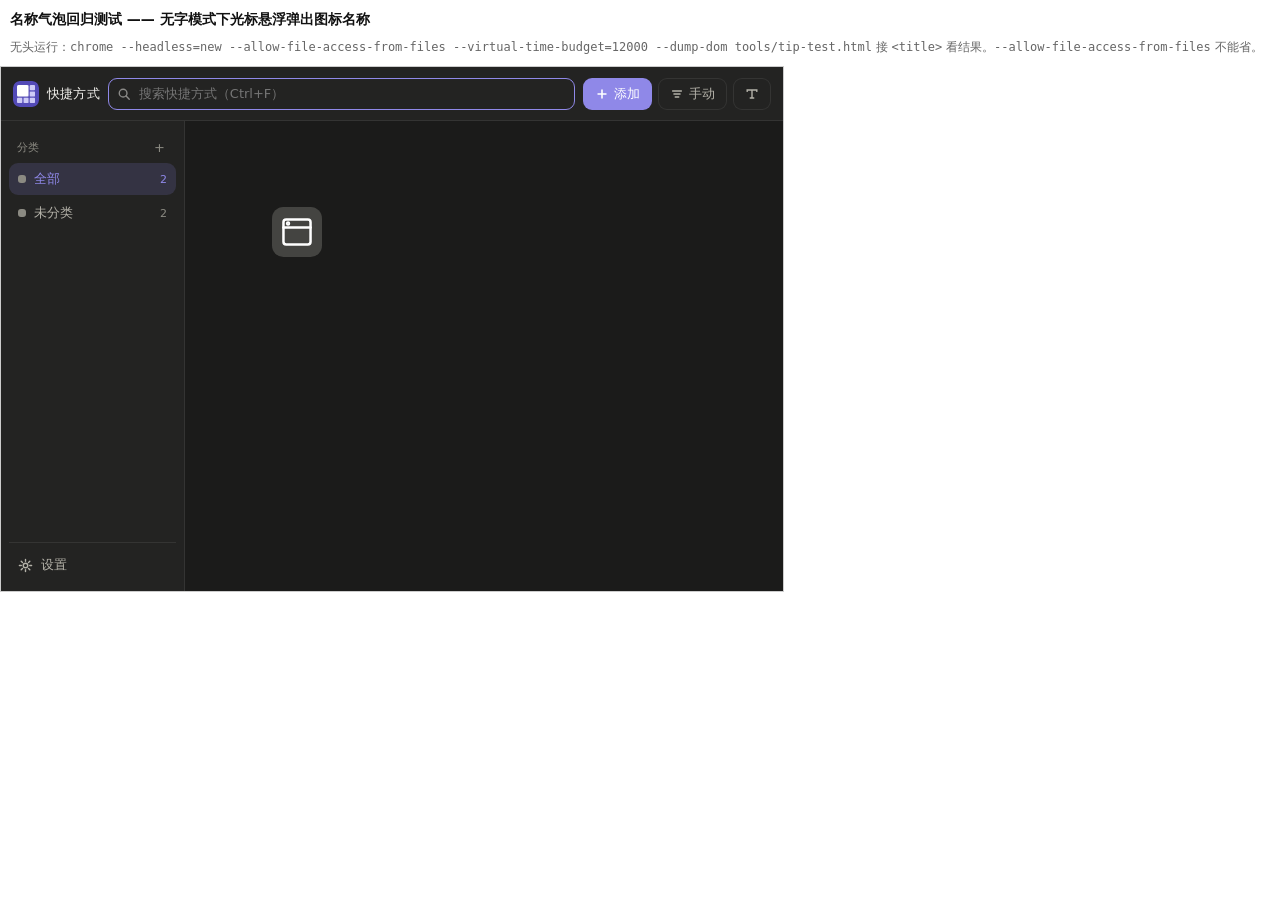
<file: tools/tip-test.html>
<!DOCTYPE html>
<html lang="zh-CN">
<head>
  <meta charset="utf-8">
  <title>tip-test</title>
  <style>
    body { margin: 0; font: 13px/1.6 system-ui, sans-serif; background: #fff; color: #111 }
    #frame { width: 782px; height: 524px; border: 1px solid #ccc; display: block }
    #log { padding: 8px 10px; white-space: pre-wrap; font-family: monospace; font-size: 12px }
  </style>
</head>
<body>
  <h2 style="font-size:14px;margin:8px 10px">名称气泡回归测试 —— 无字模式下光标悬浮弹出图标名称</h2>
  <p style="font-size:12px;margin:0 10px 8px;color:#666">
    无头运行：<code>chrome --headless=new --allow-file-access-from-files --virtual-time-budget=12000 --dump-dom tools/tip-test.html</code>
    接 <code>&lt;title&gt;</code> 看结果。<code>--allow-file-access-from-files</code> 不能省。
  </p>
  <iframe id="frame" src="../index.html?theme=dark&labels=0"></iframe>
  <div id="log"></div>
  <script>
  var frame = document.getElementById('frame')
  var logEl = document.getElementById('log')

  frame.addEventListener('load', function () { setTimeout(run, 900) })

  function run () {
    var out = []
    function ok (n, c, x) { out.push((c ? 'PASS' : 'FAIL') + ':' + n + (x ? '[' + x + ']' : '')) }
    function sleep (ms) { return new Promise(function (r) { setTimeout(r, ms) }) }

    var W, D, KL
    try {
      W = frame.contentWindow
      D = frame.contentDocument
      KL = W.KL
    } catch (e) {
      out.push('ERROR:读不到 iframe 内容（跨域被拦）。file:// 下必须用 --allow-file-access-from-files')
      return finish(out)
    }
    if (!KL || !KL.ui || !KL.ui.tip) { out.push('ERROR:KL.ui.tip 不存在'); return finish(out) }

    var WAIT = 300                    // 120ms 延迟 + 余量
    var vw = W.innerWidth, vh = W.innerHeight

    function tipEl () { return D.querySelector('body > .tip') }
    function isShown () { var t = tipEl(); return !!(t && t.classList.contains('show')) }
    function tipText () { var t = tipEl(); return t ? t.textContent : '' }
    function rect () { var t = tipEl(); return t ? t.getBoundingClientRect() : null }

    function inside (r) { return r.left >= 5 && r.top >= 5 && r.right <= vw - 5 && r.bottom <= vh - 5 }

    function hover (node, x, y, buttons) {
      node.dispatchEvent(new W.MouseEvent('mouseenter', { clientX: x, clientY: y, buttons: buttons || 0 }))
      node.dispatchEvent(new W.MouseEvent('mousemove', { clientX: x, clientY: y, buttons: buttons || 0, bubbles: true }))
    }
    function leave (node) { node.dispatchEvent(new W.MouseEvent('mouseleave')) }
    function one (sel) { return D.querySelector(sel) }
    // 大文件夹内部已经不渲染 .label 了，取名字优先读 store
    function nameOf (node) {
      var id = node && node.dataset ? node.dataset.id : null
      var sc = id ? KL.store.getShortcut(id) : null
      if (sc) return sc.name
      var l = node.querySelector('.label')
      return (l ? l.textContent : node.textContent).trim()
    }

    KL.store.setSetting('showLabels', false)

    sleep(150).then(function () {
      var plain = one('.grid > .tile:not(.folder)')
      var mini = one('.grid > .tile.folder-mini')
      var big = one('.grid > .tile.folder-big')
      var inner = one('.grid > .tile.folder-big .inner-tile')
      if (!plain || !mini || !big || !inner) {
        out.push('ERROR:缺少测试目标 plain=' + !!plain + ' mini=' + !!mini + ' big=' + !!big + ' inner=' + !!inner)
        return finish(out)
      }

      // ① 普通图标：悬浮 → 出现，文字正确
      hover(plain, 200, 200)
      return sleep(WAIT).then(function () {
        ok('shows-in-hide-labels-mode', isShown())
        ok('text-matches-tile-name', tipText() === nameOf(plain), JSON.stringify(tipText()))
        ok('pointer-events-none', W.getComputedStyle(tipEl()).pointerEvents === 'none',
          W.getComputedStyle(tipEl()).pointerEvents)

        // ② 位置贴着光标
        var r = rect()
        ok('placed-near-cursor', Math.abs(r.left - 214) < 2 && Math.abs(r.top - 218) < 2,
          Math.round(r.left) + ',' + Math.round(r.top))

        // ③ 跟着光标移动
        hover(plain, 320, 260)
        return sleep(40).then(function () {
          var r2 = rect()
          ok('follows-cursor', Math.round(r2.left) === 334 && Math.round(r2.top) === 278,
            Math.round(r2.left) + ',' + Math.round(r2.top))

          // ④ 贴右下角时夹进视口
          hover(plain, vw - 4, vh - 4)
          return sleep(40).then(function () {
            var r3 = rect()
            ok('clamped-at-bottom-right', inside(r3),
              [Math.round(r3.left), Math.round(r3.top), Math.round(r3.right), Math.round(r3.bottom)].join(',') +
              ' win=' + vw + 'x' + vh)

            // ⑤ 小文件夹（1×1）标题同样被隐藏 → 要弹
            leave(plain)
            hover(mini, 300, 300)
            return sleep(WAIT).then(function () {
              ok('shows-for-mini-folder', isShown() && tipText() === nameOf(mini), JSON.stringify(tipText()))
              leave(mini)

              // ⑥ 大文件夹的名称和图标名称一样画在格子下方，无字模式下同样看不到 → 要弹
              //   （有字模式名称可见时不弹，见 ⑬2）
              hover(big, 300, 300)
              return sleep(WAIT).then(function () {
                ok('shows-for-big-folder-in-hide-labels',
                  isShown() && tipText() === nameOf(big),
                  JSON.stringify(tipText()) + ' vs ' + JSON.stringify(nameOf(big)))
                leave(big)

                // ⑦ 大文件夹内部的图标标题被隐藏 → 要弹
                hover(inner, 320, 320)
                return sleep(WAIT).then(function () {
                  ok('shows-for-inner-tile', isShown() && tipText() === nameOf(inner), JSON.stringify(tipText()))
                  leave(inner)

                  // ⑧ 移出图标 → 收起
                  hover(plain, 200, 200)
                  return sleep(WAIT).then(function () {
                    ok('shown-before-leave', isShown())
                    leave(plain)
                    return sleep(30).then(function () {
                      ok('hides-on-mouseleave', !isShown())

                      // ⑨ 按住鼠标（橡皮筋框选 / 拖拽）→ 不弹
                      hover(plain, 200, 200, 1)
                      return sleep(WAIT).then(function () {
                        ok('no-tip-while-button-held', !isShown())
                        leave(plain)

                        // ⑩ 右键菜单弹出 → 收起
                        hover(plain, 200, 200)
                        return sleep(WAIT).then(function () {
                          var shownBefore = isShown()
                          KL.grid.showTileMenu(
                            { id: plain.dataset.id, name: 'x', launch: { kind: 'path', target: 'x' } }, 200, 200)
                          return sleep(30).then(function () {
                            ok('tip-was-shown-before-menu', shownBefore)
                            ok('hides-when-menu-opens', !isShown())
                            KL.ui.closeMenu()

                            // ⑪ 悬浮中重渲染 → 收起
                            hover(plain, 200, 200)
                            return sleep(WAIT).then(function () {
                              ok('tip-shown-before-rerender', isShown())
                              KL.grid.render()
                              ok('hides-on-rerender', !isShown())

                              // ⑫ 显示标题时不弹
                              KL.store.setSetting('showLabels', true)
                              return sleep(150).then(function () {
                                var t2 = one('.grid > .tile:not(.folder)')
                                hover(t2, 200, 200)
                                return sleep(WAIT).then(function () {
                                  ok('no-tip-when-labels-visible', !isShown())
                                  leave(t2)

                                  // ⑬ 大文件夹内部的图标一律不显示名称，所以即使
                                  //    "显示名称"是开着的，也必须照样弹气泡
                                  var inner2 = one('.grid > .tile.folder-big .inner-tile')
                                  hover(inner2, 260, 260)
                                  return sleep(WAIT).then(function () {
                                    ok('inner-tile-tips-even-with-labels-on',
                                      isShown() && tipText() === nameOf(inner2),
                                      JSON.stringify(tipText()) + ' vs ' + JSON.stringify(nameOf(inner2)))
                                    leave(inner2)

                                    // ⑬2 有字模式下大文件夹的名称（格子下方的 label）看得见 → 不弹
                                    var big2 = one('.grid > .tile.folder-big')
                                    hover(big2, 300, 300)
                                    return sleep(WAIT).then(function () {
                                      ok('no-tip-for-big-folder-with-labels-on', !isShown())
                                      leave(big2)

                                      // ⑭ 长名称不溢出
                                      KL.store.setSetting('showLabels', false)
                                      return sleep(150).then(function () {
                                        var t3 = one('.grid > .tile:not(.folder)')
                                        hover(t3, 400, 300)
                                        return sleep(WAIT).then(function () {
                                          var te = tipEl()
                                          var cs = W.getComputedStyle(te)
                                          ok('long-name-not-overflowing',
                                            te.scrollWidth <= te.clientWidth + 1 && te.scrollHeight <= te.clientHeight + 1,
                                            'sw=' + te.scrollWidth + ' cw=' + te.clientWidth)
                                          ok('max-width-bounded',
                                            parseFloat(cs.maxWidth) > 0 && te.getBoundingClientRect().width <= 341,
                                            cs.maxWidth + ' / w=' + Math.round(te.getBoundingClientRect().width))
                                          ok('one-tip-element-only', D.querySelectorAll('body > .tip').length === 1,
                                            D.querySelectorAll('body > .tip').length)
                                          leave(t3)
                                          finish(out)
                                        })
                                      })
                                    })
                                  })
                                })
                              })
                            })
                          })
                        })
                      })
                    })
                  })
                })
              })
            })
          })
        })
      })
    }).catch(function (e) {
      out.push('ERROR:' + e.message + ' @ ' + String(e.stack || '').split('\n')[1])
      finish(out)
    })
  }

  function finish (out) {
    var fails = out.filter(function (s) { return s.indexOf('PASS') !== 0 }).length
    var title = (fails ? 'FAILED ' + fails + ' | ' : 'ALL PASS | ') + out.join(' ; ')
    document.title = title
    logEl.textContent = title.split(' ; ').join('\n')
  }
  </script>
</body>
</html>
</file>
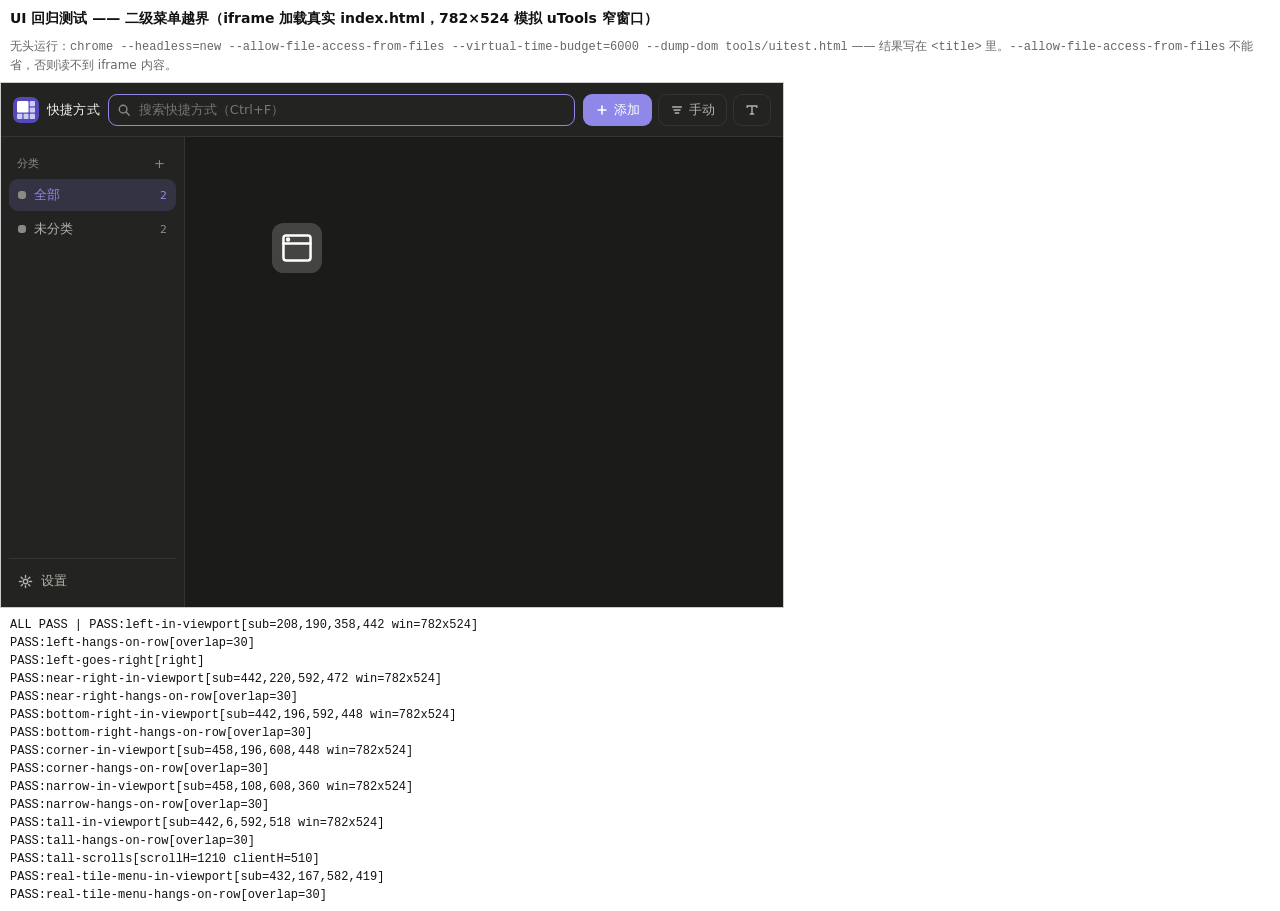
<file: tools/uitest.html>
<!DOCTYPE html>
<html lang="zh-CN">
<head>
  <meta charset="utf-8">
  <title>ui-test</title>
  <style>
    body { margin: 0; font: 13px/1.5 system-ui, sans-serif; background: #fff; color: #111 }
    #frame { width: 782px; height: 524px; border: 1px solid #ccc; display: block }
    #log { padding: 8px 10px; white-space: pre-wrap; font-family: monospace; font-size: 12px }
  </style>
</head>
<body>
  <h2 style="font-size:14px;margin:8px 10px">UI 回归测试 —— 二级菜单越界（iframe 加载真实 index.html，782×524 模拟 uTools 窄窗口）</h2>
  <p style="font-size:12px;margin:0 10px 8px;color:#666">
    无头运行：<code>chrome --headless=new --allow-file-access-from-files --virtual-time-budget=6000 --dump-dom tools/uitest.html</code>
    —— 结果写在 <code>&lt;title&gt;</code> 里。<code>--allow-file-access-from-files</code> 不能省，否则读不到 iframe 内容。
  </p>
  <iframe id="frame" src="../index.html?theme=dark"></iframe>
  <div id="log"></div>
  <script>
  var frame = document.getElementById('frame')
  var logEl = document.getElementById('log')

  frame.addEventListener('load', function () {
    setTimeout(run, 900)
  })

  function run () {
    var out = []
    function ok (n, c, x) { out.push((c ? 'PASS' : 'FAIL') + ':' + n + (x ? '[' + x + ']' : '')) }
    try {
      var W, D, KL
      try {
        W = frame.contentWindow
        D = frame.contentDocument
        KL = W.KL                 // 第一次真读会触发跨域检查：file:// 下不同 origin 会被拦
      } catch (e) {
        out.push('ERROR:读不到 iframe 内容（跨域被拦）。file:// 下必须用 ' +
          '--allow-file-access-from-files 启动 Chrome，或把本页放到本地 http 服务里打开')
        return finish(out)
      }
      if (!KL || !KL.ui) { out.push('ERROR:KL.ui 未加载'); return finish(out) }

      var vw = W.innerWidth, vh = W.innerHeight
      var M = 6

      var SUB = []
      for (var i = 1; i <= 8; i++) SUB.push({ label: '分类项目 ' + i, onClick: function () {} })
      var BIG = []
      for (var j = 1; j <= 40; j++) BIG.push({ label: '很长的分类名称 ' + j, onClick: function () {} })
      var ITEMS = [
        { label: '打开', onClick: function () {} },
        { label: '编辑...', hint: 'F2', onClick: function () {} },
        { separator: true },
        { label: '移动到分类', items: SUB },
        { label: '图标尺寸', items: SUB },
        { separator: true },
        { label: '删除', hint: 'Del', danger: true, onClick: function () {} }
      ]
      var TALL = [
        { label: '打开', onClick: function () {} },
        { label: '移动到分类', items: BIG },
        { label: '删除', danger: true, onClick: function () {} }
      ]

      function probe (name, x, y, items) {
        var m = KL.ui.menu(items || ITEMS, { x: x, y: y })
        var row = m.querySelectorAll('.item.has-sub')[0]
        var sub = row.querySelector('.sub')
        row.dispatchEvent(new W.MouseEvent('mouseenter', { bubbles: false }))
        sub.style.display = 'block'          // 模拟 :hover 生效后的显示状态
        var r = sub.getBoundingClientRect()
        var rr = row.getBoundingClientRect()

        var inside = r.left >= M - 1 && r.top >= M - 1 &&
                     r.right <= vw - M + 1 && r.bottom <= vh - M + 1
        ok(name + '-in-viewport', inside,
          'sub=' + [Math.round(r.left), Math.round(r.top), Math.round(r.right), Math.round(r.bottom)].join(',') +
          ' win=' + vw + 'x' + vh)

        // 鼠标要从父项横着移进子菜单，两者纵向必须重叠，否则中途 hover 会断
        var vOverlap = Math.min(r.bottom, rr.bottom) - Math.max(r.top, rr.top)
        ok(name + '-hangs-on-row', vOverlap > 0, 'overlap=' + Math.round(vOverlap))

        // 默认应朝右展开；右侧放不下才翻到左侧
        var dir = r.left >= rr.right - 6 ? 'right' : 'left'
        var info = {
          dir: dir, scrollH: sub.scrollHeight, clientH: sub.clientHeight
        }
        KL.ui.closeMenu()
        return info
      }

      // ① 左侧正常位置 → 仍朝右展开（防回归）
      var a = probe('left', 40, 120)
      ok('left-goes-right', a.dir === 'right', a.dir)

      // ② 靠近右缘（用户截图里的场景）
      probe('near-right', vw - 200, 150)
      // ③ 右下角
      probe('bottom-right', vw - 200, vh - 140)
      // ④ 贴最右下角
      probe('corner', vw - 12, vh - 12)
      // ⑤ 很窄
      probe('narrow', vw - 120, 250)

      // ⑥ 二级菜单比窗口还高 → 靠 max-height + 滚动兜住
      var t = probe('tall', vw - 200, vh - 120, TALL)
      ok('tall-scrolls', t.scrollH > t.clientH + 1, 'scrollH=' + t.scrollH + ' clientH=' + t.clientH)

      // ⑦ 真实图标右键菜单端到端（grid.js -> showTileMenu）
      var sc = KL.store.shortcuts.filter(function (s) { return s.kind !== 'folder' })[0]
      KL.grid.showTileMenu(sc, vw - 210, 120)
      var rows = D.querySelectorAll('.ctx .item.has-sub')
      var picked = rows[0]
      for (var k = 0; k < rows.length; k++) {
        if (rows[k].textContent.indexOf('图标尺寸') >= 0) picked = rows[k]
      }
      var sb = picked.querySelector('.sub')
      picked.dispatchEvent(new W.MouseEvent('mouseenter'))
      sb.style.display = 'block'
      var sr = sb.getBoundingClientRect()
      var pr = picked.getBoundingClientRect()
      ok('real-tile-menu-in-viewport',
        sr.left >= M - 1 && sr.right <= vw - M + 1 && sr.top >= M - 1 && sr.bottom <= vh - M + 1,
        'sub=' + [Math.round(sr.left), Math.round(sr.top), Math.round(sr.right), Math.round(sr.bottom)].join(','))
      ok('real-tile-menu-hangs-on-row',
        Math.min(sr.bottom, pr.bottom) - Math.max(sr.top, pr.top) > 0,
        'overlap=' + Math.round(Math.min(sr.bottom, pr.bottom) - Math.max(sr.top, pr.top)))
      KL.ui.closeMenu()
    } catch (e) {
      out.push('ERROR:' + e.message + ' @ ' + String(e.stack || '').split('\n')[1])
    }
    finish(out)
  }

  function finish (out) {
    var fails = out.filter(function (s) { return s.indexOf('PASS') !== 0 }).length
    var title = (fails ? 'FAILED ' + fails + ' | ' : 'ALL PASS | ') + out.join(' ; ')
    document.title = title
    logEl.textContent = title.split(' ; ').join('\n')
  }
  </script>
</body>
</html>
</file>
<file: css/style.css>
:root {
  --tile-radius: 16px;
  --cell: 92px;
  --gap: 10px;
  --sidebar-w: 184px;
  --toolbar-h: 54px;
}

html[data-theme='dark'] {
  --bg: #1b1b1a;
  --surface: #232322;
  --surface-2: #2c2c2a;
  --surface-3: #383836;
  --border: rgba(255, 255, 255, 0.08);
  --border-strong: rgba(255, 255, 255, 0.18);
  --text: #f2f1ed;
  --text-2: #b4b2a9;
  --text-3: #8b8a82;
  --accent: #8f88e8;
  --accent-2: #534ab7;
  --accent-soft: rgba(143, 136, 232, 0.16);
  --danger: #f09595;
  --danger-soft: rgba(240, 149, 149, 0.14);
  --shadow: 0 12px 34px rgba(0, 0, 0, 0.5);
  --hover: rgba(255, 255, 255, 0.06);
}

html[data-theme='light'] {
  --bg: #f7f6f3;
  --surface: #ffffff;
  --surface-2: #f1efe8;
  --surface-3: #e6e4dc;
  --border: rgba(0, 0, 0, 0.08);
  --border-strong: rgba(0, 0, 0, 0.18);
  --text: #2c2c2a;
  --text-2: #5f5e5a;
  --text-3: #8b8a82;
  --accent: #534ab7;
  --accent-2: #3c3489;
  --accent-soft: rgba(83, 74, 183, 0.1);
  --danger: #a32d2d;
  --danger-soft: rgba(163, 45, 45, 0.08);
  --shadow: 0 12px 34px rgba(0, 0, 0, 0.14);
  --hover: rgba(0, 0, 0, 0.045);
}

* { box-sizing: border-box; }

html, body {
  margin: 0;
  padding: 0;
  height: 100%;
  overflow: hidden;
}

body {
  font-family: 'Segoe UI', 'Microsoft YaHei', 'PingFang SC', system-ui, sans-serif;
  font-size: 13px;
  color: var(--text);
  background: var(--bg);
  -webkit-user-select: none;
  user-select: none;
}

button, input, select, textarea { font-family: inherit; font-size: 13px; color: inherit; }
button { cursor: pointer; }

::-webkit-scrollbar { width: 8px; height: 8px; }
::-webkit-scrollbar-thumb { background: var(--border-strong); border-radius: 8px; }
::-webkit-scrollbar-thumb:hover { background: var(--text-3); }
::-webkit-scrollbar-track { background: transparent; }

#app { display: flex; flex-direction: column; height: 100vh; }

/* ---------------- toolbar ---------------- */

.toolbar {
  display: flex;
  align-items: center;
  gap: 8px;
  height: var(--toolbar-h);
  padding: 0 12px;
  flex: 0 0 auto;
  border-bottom: 1px solid var(--border);
  background: var(--surface);
}

.brand { display: flex; align-items: center; gap: 8px; flex: 0 0 auto; }
.brand img { width: 26px; height: 26px; border-radius: 7px; }
.brand span { font-weight: 500; letter-spacing: .2px; }

.search-wrap { position: relative; flex: 1 1 auto; min-width: 90px; }
.search-wrap svg { position: absolute; left: 9px; top: 50%; transform: translateY(-50%); opacity: .5; }
input.search {
  width: 100%;
  height: 32px;
  padding: 0 26px 0 30px;
  border-radius: 9px;
  border: 1px solid var(--border);
  background: var(--bg);
  outline: none;
}
input.search:focus { border-color: var(--accent); background: var(--surface); }
.search-clear {
  position: absolute; right: 6px; top: 50%; transform: translateY(-50%);
  width: 20px; height: 20px; border: 0; border-radius: 50%;
  background: transparent; color: var(--text-3); display: none; line-height: 1;
}
.search-wrap.has-value .search-clear { display: block; }
.search-clear:hover { background: var(--hover); color: var(--text); }

.tools { display: flex; align-items: center; gap: 6px; flex: 0 0 auto; }

.btn {
  display: inline-flex; align-items: center; gap: 5px;
  height: 32px; padding: 0 11px;
  border-radius: 9px;
  border: 1px solid var(--border);
  background: var(--surface);
  color: var(--text-2);
  white-space: nowrap;
  transition: background .12s, color .12s, border-color .12s;
}
.btn:hover { background: var(--surface-2); color: var(--text); border-color: var(--border-strong); }
.btn.icon-only { width: 32px; padding: 0; justify-content: center; }
.btn.primary {
  background: var(--accent); border-color: transparent; color: #fff;
}
.btn.primary:hover { background: var(--accent-2); color: #fff; }
.btn.active { background: var(--accent-soft); color: var(--accent); border-color: transparent; }
.btn.ghost { background: transparent; border-color: transparent; }
.btn.ghost:hover { background: var(--hover); }
.btn.danger { color: var(--danger); border-color: transparent; background: var(--danger-soft); }
.btn.danger:hover { background: var(--danger); color: #fff; }
.btn:disabled { opacity: .45; cursor: not-allowed; }
.btn svg { flex: 0 0 auto; }

/* ---------------- body ---------------- */

.body { display: flex; flex: 1 1 auto; min-height: 0; }

.sidebar {
  width: var(--sidebar-w);
  flex: 0 0 auto;
  border-right: 1px solid var(--border);
  background: var(--surface);
  display: flex;
  flex-direction: column;
  padding: 10px 8px;
  gap: 2px;
  overflow-y: auto;
}

.side-title {
  font-size: 11px; color: var(--text-3);
  padding: 6px 8px 4px; letter-spacing: .4px;
  display: flex; align-items: center; justify-content: space-between;
}
.side-title button {
  border: 0; background: transparent; color: var(--text-3);
  width: 20px; height: 20px; border-radius: 6px; line-height: 1;
}
.side-title button:hover { background: var(--hover); color: var(--text); }

.cat {
  display: flex; align-items: center; gap: 8px;
  height: 32px; padding: 0 8px;
  border-radius: 9px;
  border: 1px solid transparent;
  color: var(--text-2);
  cursor: pointer;
  position: relative;
}
.cat:hover { background: var(--hover); color: var(--text); }
.cat.active { background: var(--accent-soft); color: var(--accent); }
.cat .dot { width: 8px; height: 8px; border-radius: 3px; flex: 0 0 auto; background: var(--text-3); }
.cat .name { flex: 1 1 auto; overflow: hidden; text-overflow: ellipsis; white-space: nowrap; }
.cat .count { font-size: 11px; color: var(--text-3); }
.cat.active .count { color: var(--accent); }
.cat.drop-target { border-color: var(--accent); background: var(--accent-soft); }
.cat .cat-more {
  display: none; border: 0; background: transparent; color: inherit;
  width: 18px; height: 18px; border-radius: 5px; padding: 0; line-height: 1;
}
.cat:hover .cat-more { display: block; }
.cat .cat-more:hover { background: var(--border-strong); }

.side-foot {
  margin-top: auto;
  padding-top: 6px;
  border-top: 1px solid var(--border);
  display: flex; flex-direction: column; gap: 2px;
}
.side-btn {
  display: flex; align-items: center; gap: 8px;
  height: 32px; padding: 0 8px;
  border-radius: 9px; border: 1px solid transparent;
  color: var(--text-2); font-size: 12.5px;
  cursor: pointer;
}
.side-btn:hover { background: var(--hover); color: var(--text); }
.side-btn svg { flex: 0 0 auto; }

.side-resizer {
  flex: 0 0 auto;
  width: 7px;
  margin: 0 -3px;
  cursor: col-resize;
  position: relative;
  z-index: 6;
}
.side-resizer::after {
  content: ''; position: absolute; top: 0; bottom: 0; left: 3px; width: 1px;
  background: transparent; transition: background .12s;
}
.side-resizer:hover::after, .side-resizer.active::after { background: var(--accent); }

.content { flex: 1 1 auto; min-width: 0; position: relative; overflow-y: auto; padding: 14px; }

/* ---------------- grid ---------------- */

.grid {
  display: grid;
  grid-template-columns: repeat(auto-fill, var(--cell));
  grid-auto-rows: var(--cell);
  column-gap: var(--gap);
  /* 有字模式下纵向间距由 JS 按「名称 + 间距」算好写进 --gap-y：
     名称画在格子外面（见 .tile .label），不留出这段高度下一行会压到名称上 */
  row-gap: var(--gap-y, var(--gap));
  /* 最后一行的名称也在格子外面，网格自己要留出底部空间，否则会被 .content 裁掉 */
  padding-bottom: var(--label-pad, 0px);
  grid-auto-flow: row dense;
  align-content: start;
}

.tile {
  position: relative;
  display: flex;
  flex-direction: column;
  align-items: center;
  justify-content: center;
  gap: 6px;
  padding: 6px;
  border-radius: var(--tile-radius);
  border: var(--tile-border-w, 1px) solid var(--tile-border-color, transparent);
  background: var(--tile-bg, transparent);
  color: var(--text-2);
  cursor: pointer;
  /* 名称要能画到格子下面，所以不能裁 */
  overflow: visible;
  transition: background .12s, border-color .12s, transform .1s;
}
.tile:hover { background: var(--hover); color: var(--text); }
.tile:active { transform: scale(.97); }
.tile.selected { background: var(--accent-soft); border-color: var(--accent); color: var(--text); }
.tile.dragging { opacity: .35; }
.tile.drop-before::before,
.tile.drop-after::after {
  content: ''; position: absolute; top: 8%; height: 84%; width: 2px;
  background: var(--accent); border-radius: 2px;
}
.tile.drop-before::before { left: -6px; }
.tile.drop-after::after { right: -6px; }
.tile.drop-inside { border-color: var(--accent); background: var(--accent-soft); }

.tile .icon-box {
  position: relative;
  width: var(--icon-size, 48px);
  height: var(--icon-size, 48px);
  display: flex; align-items: center; justify-content: center;
  flex: 0 0 auto;
}
.tile img.icon { width: 100%; height: 100%; object-fit: contain; -webkit-user-drag: none; }
/* 名称画在**格子下方**（不占格子内部空间，也就不再挤压图标）：
   图标与格子大小保持不变，靠 .grid 的 row-gap（--gap-y）给它腾出位置。 */
.tile .label {
  position: absolute;
  top: calc(100% + 4px);
  left: 0; right: 0;
  max-width: 100%;
  font-size: 11.5px;
  line-height: 1.25;
  /* 固定占两行高度：行距是按两行预留的，一行名称也占同样的高度，
     这样每一行的间距才是均匀的 */
  min-height: 2.5em;
  text-align: center;
  overflow: hidden;
  text-overflow: ellipsis;
  display: -webkit-box;
  -webkit-line-clamp: 2;
  -webkit-box-orient: vertical;
  word-break: break-all;
}
/* 文件夹标题里的数量：和名称同一行、弱化显示 */
.tile .label .label-count { color: var(--text-3); margin-left: 4px; }

/* ---------------- 拉长的格子（1×n / n×1） ----------------
   格子被拉长之后把图标居中会在两边留下大片空白。改成：
     1×n（竖条）→ 图标按 1×1 大小贴**顶**；
     n×1（横条）→ 图标按 1×1 大小贴**左**；
   空出来的那块地方用 .tile-name-fill 常驻显示一份名称。

   两份名称的分工（别搞混）：
     · .tile-name-fill —— 格子**里面**那份，只给拉长的格子用，**永远显示**，
       不受「显示/隐藏名称」开关影响（它本来就是给无字模式准备的）；
     · .label —— 格子**下方**那份，所有图标都一样，仍然受开关控制。
   所以 .tile.tall / .tile.wide 不去动 .label 的定位。 */
.tile-name-fill { display: none; }

/* 拉长格子里「图标 + 格内名称」两段内容的排版。
   ⚠️ 特异度坑：`.grid .tile.tall` 与下面 `.grid.hide-labels .tile { gap: 0 }` 都是
   3 个 class（0,3,0），平局按**源码顺序**决定 —— 所以这两条必须写在它**之后**才生效。
   以前它们写在前、注释还写着"靠位置在后面生效"（把顺序说反了），实际效果是
   无字模式下 gap 被覆盖成 0，图标和格内名称贴在一起。

   视觉目标：格内这份名称要**像图标自己的说明文字**，而不是和格子下方那份抢戏 ——
   所以用次要色（--text-2）、比下方名称更小一点、行距更紧，并且和图标垂直居中对齐。
   （以前是全强度文字色 + 11.5px，和格子下方的名称几乎一模一样，看起来像重复。） */
.grid .tile.tall .tile-name-fill,
.grid .tile.wide .tile-name-fill {
  display: -webkit-box;
  -webkit-line-clamp: 2;
  -webkit-box-orient: vertical;
  overflow: hidden;
  font-size: 11px; line-height: 1.2;
  letter-spacing: .2px;
  color: var(--text-2);
  opacity: .92;
  /* 用 ellipsis 而不是 break-all：英文/路径类名字不会在半个单词处硬断 */
  overflow-wrap: anywhere;
  word-break: normal;
}
/* 竖条：名称在图标下方，水平居中、离图标留一点呼吸 */
.grid .tile.tall .tile-name-fill {
  width: 100%; text-align: center;
  padding-top: 2px;
}
/* 横条：名称在图标右侧，垂直居中、靠左，作为图标的"标签" */
.grid .tile.wide .tile-name-fill {
  flex: 1 1 auto; min-width: 0; text-align: left;
  align-self: center;
  padding-right: 6px;
}

.grid.hide-labels .tile .label { display: none; }
.grid.hide-labels .tile { gap: 0; }

/* 必须放在上面 `gap: 0` **之后**（同特异度，靠顺序取胜） */
.grid .tile.tall { justify-content: flex-start; gap: 6px; }
.grid .tile.wide { flex-direction: row; justify-content: flex-start; gap: 8px; }

/* ---------------- folders ---------------- */

/* 文件夹的标题现在也是 .tile .label（画在格子下方），所以文件夹 tile 不能裁内容，
   否则名称会被裁掉。内部图标的裁剪由 .folder-inner 自己负责。 */
.tile.folder { overflow: visible; }
.tile.drop-into { border-color: var(--accent) !important; background: var(--accent-soft) !important; }

/* ---------------- 自由摆放（关闭「自动对齐」） ----------------
   拖拽时的落点虚框。它本身就是 .grid 的子元素，所以直接给它 grid-column /
   grid-row 就能精确压在目标格子上，不用换算成像素。 */

.drop-cell {
  pointer-events: none;
  border-radius: var(--tile-radius);
  border: 1px dashed var(--accent);
  background: var(--accent-soft);
}
/* 自由摆放时每个图标都用显式格子坐标落位，dense 补位不再参与 */
.grid.free-layout { grid-auto-flow: row; }

.tile .folder-face {
  width: 100%; height: 100%;
  border-radius: 22%;
  display: flex; align-items: center; justify-content: center;
  background: var(--accent-soft);
  color: var(--accent);
}
.tile .folder-face svg { width: 60%; height: 60%; }
.tile .folder-badge {
  position: absolute; right: 6px; top: 6px;
  min-width: 16px; height: 16px; padding: 0 4px;
  border-radius: 8px; background: var(--accent); color: #fff;
  font-size: 10.5px; line-height: 16px; text-align: center; font-weight: 600;
}

/* 大文件夹：内部只有 .folder-inner（标题已经移到格子下方，不占内部空间） */
.tile.folder-big {
  align-items: stretch; justify-content: flex-start;
  padding: 6px;
}
.tile .folder-inner {
  display: grid;
  /* 内容**居中**而不是贴左上：格子边长受「文件夹内图标大小」封顶，装得下时
     难免有富余空间 —— 居中摊到四周是"留白"，贴左上就是"空了一大条"，后者很难看。
     列表模式仍然贴左上（列表从上往下读才自然）。 */
  justify-content: center; align-content: center;
  flex: 1 1 auto; min-height: 0;
  /* 只渲染整行（每页 rows × cols），所以 overflow:hidden 只是兜底：
     不会有滚动条、不会有"某一行被裁掉半截"，翻页由 JS 改内容（见 attachFolderPaging） */
  overflow: hidden;
}
.tile.folder-list .folder-inner { justify-content: start; align-content: start; }

.inner-tile {
  position: relative;
  display: flex; flex-direction: column; align-items: center; justify-content: center;
  gap: 2px; padding: 2px;
  /* 和主网格的格子用同一套设置项（图标格子背景 / 描边 / 圆角），
     默认值都是透明的，所以不改设置时看不出差别 */
  border-radius: var(--tile-radius);
  border: var(--tile-border-w, 1px) solid var(--tile-border-color, transparent);
  background: var(--tile-bg, transparent);
  cursor: pointer; overflow: hidden;
}
.inner-tile:hover { background: var(--hover); border-color: var(--border); }
.inner-tile.selected { background: var(--accent-soft); border-color: var(--accent); }
.inner-tile.dragging { opacity: .35; }
.inner-tile.drop-before::before,
.inner-tile.drop-after::after {
  content: ''; position: absolute; top: 10%; height: 80%; width: 2px;
  background: var(--accent); border-radius: 2px;
}
.inner-tile.drop-before::before { left: -2px; }
.inner-tile.drop-after::after { right: -2px; }
.inner-tile .icon-box {
  width: var(--icon-size, 28px); height: var(--icon-size, 28px);
  display: flex; align-items: center; justify-content: center; flex: 0 0 auto;
}
.inner-tile img.icon { width: 100%; height: 100%; object-fit: contain; -webkit-user-drag: none; }

/* 大文件夹的「列表显示」：一行一个，图标贴左、名称在右（名称常驻，不受开关影响） */
.inner-tile.list-row {
  flex-direction: row;
  align-items: center;
  justify-content: flex-start;
  gap: 8px;
  padding: 4px 6px;
  width: 100%;
}
.inner-tile .inner-name {
  flex: 1 1 auto; min-width: 0;
  font-size: 11.5px; line-height: 1.3;
  text-align: left;
  color: var(--text-2);
  overflow: hidden; text-overflow: ellipsis; white-space: nowrap;
}

/* 大文件夹内部网格模式下不渲染名称（网格模式） */
.inner-tile .resize {
  position: absolute; right: 1px; bottom: 1px; width: 10px; height: 10px;
  opacity: 0; cursor: nwse-resize; color: var(--text-3);
}
.inner-tile:hover .resize { opacity: .7; }
.inner-tile .badge {
  position: absolute; top: 2px; right: 2px; width: 5px; height: 5px;
  border-radius: 50%; background: var(--danger);
}

/* ---------------- rubber-band selection ---------------- */

.rubber {
  position: fixed; z-index: 80;
  border: 1px dashed var(--accent);
  background: var(--accent-soft);
  border-radius: 4px; pointer-events: none;
}

/* ---------------- folder view modal ---------------- */

.fv-head { display: flex; align-items: center; gap: 8px; margin-bottom: 10px; }
.fv-head .fv-count { font-size: 12px; color: var(--text-3); }
.fv-head .grow { flex: 1 1 auto; }
.fv-grid {
  display: grid; grid-template-columns: repeat(auto-fill, minmax(84px, 1fr));
  gap: 8px; max-height: 52vh; overflow: auto;
  padding: 4px; min-height: 120px;
}
.fv-item {
  display: flex; flex-direction: column; align-items: center; gap: 4px;
  padding: 8px 4px; border-radius: 10px; border: 1px solid transparent; cursor: pointer;
}
.fv-item:hover { background: var(--hover); border-color: var(--border); }
.fv-item img { width: 40px; height: 40px; object-fit: contain; }
.fv-item .fv-name {
  font-size: 11px; color: var(--text-2); text-align: center;
  max-width: 100%; overflow: hidden; text-overflow: ellipsis; white-space: nowrap;
}
.fv-empty { grid-column: 1 / -1; text-align: center; color: var(--text-3); font-size: 12.5px; padding: 30px 0; }

/* ---------------- color picker row ---------------- */

.chips.color-row { gap: 6px; flex-wrap: wrap; align-items: center; }
.chip.swatch {
  width: 20px; height: 20px; padding: 0; border-radius: 6px;
  border: 1px solid var(--border); cursor: pointer;
}
.chip.swatch.on { outline: 2px solid var(--accent); outline-offset: 1px; }
.color-input {
  width: 28px; height: 22px; padding: 0; border: 1px solid var(--border);
  border-radius: 6px; background: transparent; cursor: pointer;
}

.tile .badge {
  position: absolute; top: 4px; right: 4px;
  width: 6px; height: 6px; border-radius: 50%;
  background: var(--danger);
}
.tile .resize {
  position: absolute; right: 2px; bottom: 2px;
  width: 14px; height: 14px;
  opacity: 0; cursor: nwse-resize;
  color: var(--text-3);
  transition: opacity .12s;
}
.tile:hover .resize { opacity: .7; }
.tile .resize:hover { opacity: 1; color: var(--accent); }

.tile .spinner {
  width: 14px; height: 14px;
  border: 2px solid var(--border-strong);
  border-top-color: var(--accent);
  border-radius: 50%;
  animation: spin .8s linear infinite;
  position: absolute; right: 6px; bottom: 6px;
}
@keyframes spin { to { transform: rotate(360deg); } }

.empty {
  display: none;
  flex-direction: column;
  align-items: center;
  justify-content: center;
  gap: 9px;
  padding: 58px 20px;
  text-align: center;
  color: var(--text-3);
}
.empty.show { display: flex; }
.empty .big { font-size: 14px; color: var(--text-2); font-weight: 500; }
.empty .small { font-size: 12.5px; max-width: 320px; line-height: 1.6; }

/* ---------------- selection bar ---------------- */

.selbar {
  position: fixed;
  left: 50%;
  bottom: 18px;
  transform: translate(-50%, 12px);
  z-index: 65;
  display: none;
  align-items: center;
  gap: 7px;
  padding: 7px 9px 7px 14px;
  border-radius: 13px;
  border: 1px solid var(--border-strong);
  background: var(--surface);
  box-shadow: var(--shadow);
  opacity: 0;
  transition: opacity .14s, transform .14s;
}
.selbar.show { display: flex; opacity: 1; transform: translate(-50%, 0); }
.selbar > span { font-size: 12px; color: var(--text-2); margin-right: 3px; white-space: nowrap; }
.selbar .btn { height: 28px; padding: 0 10px; font-size: 12px; }

/* ---------------- drop overlay ---------------- */

.drop-overlay {
  position: fixed; inset: 0; z-index: 60;
  display: none;
  align-items: center; justify-content: center;
  flex-direction: column; gap: 8px;
  background: rgba(20, 20, 20, 0.6);
  backdrop-filter: blur(2px);
}
html[data-theme='light'] .drop-overlay { background: rgba(240, 240, 240, 0.7); }
.drop-overlay.show { display: flex; }
.drop-overlay .frame {
  border: 2px dashed var(--accent);
  border-radius: 18px;
  padding: 34px 54px;
  color: var(--text);
  background: var(--surface);
  text-align: center;
  font-size: 14px;
}
.drop-overlay .frame small { display: block; margin-top: 6px; color: var(--text-3); font-size: 12px; }

/* ---------------- context menu ---------------- */

.ctx {
  position: fixed; z-index: 80;
  min-width: 178px;
  padding: 5px;
  border-radius: 11px;
  border: 1px solid var(--border-strong);
  background: var(--surface);
  box-shadow: var(--shadow);
  /* 菜单比窗口还高时自身滚动，避免底部项被窗口裁掉 */
  max-height: calc(100vh - 12px);
  overflow-y: auto;
  overscroll-behavior: contain;
  display: none;
}
.ctx.show { display: block; }
.ctx .item {
  display: flex; align-items: center; gap: 8px;
  height: 30px; padding: 0 9px;
  border-radius: 7px;
  color: var(--text-2);
  cursor: pointer;
  white-space: nowrap;
}
.ctx .item:hover { background: var(--hover); color: var(--text); }
.ctx .item.danger { color: var(--danger); }
.ctx .item.danger:hover { background: var(--danger-soft); }
.ctx .item .k { margin-left: auto; font-size: 11px; color: var(--text-3); }
.ctx .sep { height: 1px; background: var(--border); margin: 4px 6px; }
.ctx .label { font-size: 11px; color: var(--text-3); padding: 4px 9px 2px; }
/* 二级菜单：位置由 js/ui.js 的 placeSub() 在每次悬停时计算并夹进视口，
   这里只给外观与兜底尺寸（固定定位可脱离父级 overflow 裁剪） */
.ctx .sub {
  position: fixed; left: 0; top: 0;
  min-width: 150px; padding: 5px;
  border-radius: 11px; border: 1px solid var(--border-strong);
  background: var(--surface); box-shadow: var(--shadow);
  max-height: calc(100vh - 12px);
  overflow-y: auto;
  overscroll-behavior: contain;
  display: none;
}
.ctx .item.has-sub { position: relative; }
.ctx .item.has-sub:hover .sub { display: block; }
.ctx .swatches { display: grid; grid-template-columns: repeat(5, 1fr); gap: 6px; padding: 6px 9px; }
.ctx .swatches i {
  width: 18px; height: 18px; border-radius: 6px; cursor: pointer;
  border: 1px solid var(--border);
}
.ctx .sizes { display: grid; grid-template-columns: repeat(4, 1fr); gap: 5px; padding: 6px 9px; }
.ctx .sizes b {
  height: 26px; border-radius: 7px; border: 1px solid var(--border);
  display: flex; align-items: center; justify-content: center;
  font-weight: 400; font-size: 11px; color: var(--text-2); cursor: pointer;
}
.ctx .sizes b:hover { background: var(--hover); color: var(--text); }
.ctx .sizes b.on { background: var(--accent-soft); color: var(--accent); border-color: transparent; }

/* ---------------- modal ---------------- */

.mask {
  position: fixed; inset: 0; z-index: 70;
  background: rgba(0, 0, 0, 0.42);
  display: flex; align-items: center; justify-content: center;
  padding: 18px;
}
.mask.closing { opacity: 0; transition: opacity .12s; }

.modal {
  width: 100%;
  max-width: 560px;
  max-height: 100%;
  display: flex; flex-direction: column;
  border-radius: 15px;
  border: 1px solid var(--border-strong);
  background: var(--surface);
  box-shadow: var(--shadow);
  overflow: hidden;
}
.modal.wide { max-width: 760px; }
.modal.narrow { max-width: 400px; }
.modal-head {
  display: flex; align-items: center; gap: 10px;
  padding: 13px 15px;
  border-bottom: 1px solid var(--border);
  flex: 0 0 auto;
}
.modal-head h2 { margin: 0; font-size: 14px; font-weight: 500; flex: 1 1 auto; }
.modal-head .sub { font-size: 12px; color: var(--text-3); font-weight: 400; }
.modal-body { padding: 15px; overflow-y: auto; flex: 1 1 auto; }
.modal-foot {
  display: flex; align-items: center; gap: 8px;
  padding: 11px 15px;
  border-top: 1px solid var(--border);
  flex: 0 0 auto;
}
.modal-foot .grow { flex: 1 1 auto; }

/* 左下角弹出的轻量面板（尽量不遮挡图标页） */
.mask.bottom-left {
  align-items: flex-end;
  justify-content: flex-start;
  padding: 0 0 14px 14px;
  background: transparent;
}
.mask.bottom-left .modal.anchored {
  width: min(400px, calc(100vw - 28px));
  max-width: 400px;
  max-height: min(74vh, 600px);
  border-radius: 14px;
  box-shadow: 0 10px 34px rgba(0, 0, 0, 0.32);
  transform-origin: left bottom;
  animation: popBottomLeft .16s ease-out;
}
@keyframes popBottomLeft {
  from { opacity: 0; transform: translateY(10px) scale(.98); }
  to { opacity: 1; transform: translateY(0) scale(1); }
}
.mask.bottom-left .modal-head { padding: 11px 14px; }
.mask.bottom-left .modal-body { padding: 13px 14px; }
.mask.bottom-left .modal-foot { padding: 10px 14px; }
.mask.bottom-left .row { gap: 10px; }
.mask.bottom-left .row .stat { white-space: nowrap; flex: 0 0 auto; min-width: 46px; text-align: right; }
.mask.bottom-left .row .stat:first-child { text-align: left; }


/* ---------------- forms ---------------- */

.field { margin-bottom: 13px; }
.field:last-child { margin-bottom: 0; }
.field > label {
  display: block; font-size: 12px; color: var(--text-2);
  margin-bottom: 5px;
}
.field .hint { font-size: 11.5px; color: var(--text-3); margin-top: 5px; line-height: 1.5; }
.row { display: flex; gap: 8px; align-items: center; }
.row > .field { flex: 1 1 auto; margin-bottom: 0; }

.input, select.input, textarea.input {
  width: 100%;
  height: 32px;
  padding: 0 10px;
  border-radius: 9px;
  border: 1px solid var(--border);
  background: var(--bg);
  color: var(--text);
  outline: none;
}
textarea.input { height: auto; padding: 8px 10px; resize: vertical; min-height: 58px; }
.input:focus { border-color: var(--accent); background: var(--surface); }
.input::placeholder { color: var(--text-3); }
select.input { padding-right: 6px; }

.seg { display: flex; gap: 4px; background: var(--bg); padding: 3px; border-radius: 10px; border: 1px solid var(--border); }
.seg button {
  flex: 1 1 auto; height: 26px; border: 0; border-radius: 7px;
  background: transparent; color: var(--text-2); white-space: nowrap;
}
.seg button:hover { background: var(--hover); color: var(--text); }
.seg button.on { background: var(--accent); color: #fff; }

.chips { display: flex; flex-wrap: wrap; gap: 6px; }
.chip {
  display: inline-flex; align-items: center; gap: 5px;
  height: 28px; padding: 0 10px;
  border-radius: 8px; border: 1px solid var(--border);
  background: var(--bg); color: var(--text-2); cursor: pointer;
}
.chip:hover { border-color: var(--border-strong); color: var(--text); }
.chip.on { background: var(--accent-soft); color: var(--accent); border-color: transparent; }
.chip .x { color: var(--text-3); }
.chip .x:hover { color: var(--danger); }

.icon-preview {
  width: 76px; height: 76px; flex: 0 0 auto;
  display: flex; align-items: center; justify-content: center;
  border-radius: 14px; border: 1px dashed var(--border-strong);
  background: var(--bg);
}
.icon-preview img { width: 60px; height: 60px; object-fit: contain; }

.swatch-row { display: flex; flex-wrap: wrap; gap: 6px; }
.swatch-row i {
  width: 22px; height: 22px; border-radius: 7px; cursor: pointer;
  border: 2px solid transparent;
}
.swatch-row i.on { border-color: var(--text); }

.list {
  border: 1px solid var(--border);
  border-radius: 11px;
  overflow-y: auto;
  max-height: 320px;
  background: var(--bg);
}
.list-item {
  display: flex; align-items: center; gap: 9px;
  padding: 7px 10px;
  border-bottom: 1px solid var(--border);
  cursor: pointer;
}
.list-item:last-child { border-bottom: 0; }
.list-item:hover { background: var(--hover); }
.list-item .li-icon { width: 22px; height: 22px; flex: 0 0 auto; display: flex; align-items: center; justify-content: center; }
.list-item .li-icon img { width: 100%; height: 100%; object-fit: contain; }
.list-item .li-main { flex: 1 1 auto; min-width: 0; }
.list-item .li-name { overflow: hidden; text-overflow: ellipsis; white-space: nowrap; }
.list-item .li-sub { font-size: 11px; color: var(--text-3); overflow: hidden; text-overflow: ellipsis; white-space: nowrap; direction: rtl; text-align: left; }
.list-item .li-tag { font-size: 10.5px; color: var(--text-3); border: 1px solid var(--border); padding: 1px 5px; border-radius: 5px; flex: 0 0 auto; }
.list-item.on { background: var(--accent-soft); }

.check {
  width: 16px; height: 16px; flex: 0 0 auto;
  border-radius: 5px; border: 1.5px solid var(--border-strong);
  display: flex; align-items: center; justify-content: center;
  color: transparent;
}
.list-item.on .check,
.check.on { background: var(--accent); border-color: var(--accent); color: #fff; }
/* 半选（部分子项被勾选）：显示一条横杠。
   收藏夹树里父文件夹以前只有"全选 / 未选"两态，部分勾选时看起来和完全没选一样，
   用户不知道自己已经选了几个 —— 这个状态是必要的反馈。 */
.check.part {
  background: var(--accent); border-color: var(--accent); color: #fff;
}
.check.part svg { display: none; }
.check.part::after {
  content: ''; width: 8px; height: 2px; border-radius: 1px; background: #fff;
}

.tree-folder { padding: 6px 10px; }
.folder-head {
  display: flex; align-items: center; gap: 8px;
  padding: 5px 6px; border-radius: 7px; cursor: pointer; color: var(--text-2);
}
.folder-head:hover { background: var(--hover); color: var(--text); }
.folder-head .tw { width: 12px; color: var(--text-3); font-size: 10px; }
.folder-kids { margin-left: 16px; border-left: 1px solid var(--border); padding-left: 6px; }
.folder-kids.collapsed { display: none; }

.toolbar-line {
  display: flex; align-items: center; gap: 8px;
  padding: 10px 0; flex-wrap: wrap;
}
.toolbar-line .grow { flex: 1 1 auto; }
.stat { font-size: 12px; color: var(--text-3); }

.progress {
  height: 4px; border-radius: 4px; background: var(--surface-2);
  overflow: hidden; margin-top: 10px;
}
.progress i { display: block; height: 100%; background: var(--accent); width: 0; transition: width .2s; }

/* ---------------- toast ---------------- */

.toasts {
  position: fixed; left: 50%; bottom: 20px; transform: translateX(-50%);
  z-index: 90; display: flex; flex-direction: column; gap: 7px; align-items: center;
  pointer-events: none;
}
.toast {
  padding: 8px 14px; border-radius: 10px;
  background: var(--surface); border: 1px solid var(--border-strong);
  box-shadow: var(--shadow); color: var(--text);
  animation: pop .16s ease-out;
  max-width: 70vw; text-align: center;
}
.toast.error { color: var(--danger); border-color: var(--danger); }
@keyframes pop { from { opacity: 0; transform: translateY(6px); } }

/* ---------------- 光标名称提示（无字模式） ----------------
   无字模式下图标不显示标题，悬浮时在光标处弹一个小气泡显示名称。
   pointer-events:none 必须留着：否则鼠标从图标移进气泡会触发图标的
   mouseleave，气泡一闪一闪。 */

.tip {
  position: fixed; left: 0; top: 0;
  z-index: 85;
  max-width: min(340px, calc(100vw - 16px));
  padding: 5px 9px;
  border-radius: 7px;
  /* 用 --text 当底色、--bg 当字色：两个主题下都是高对比的"反色小胶囊" */
  background: var(--text); color: var(--bg);
  border: 1px solid var(--border-strong);
  font-size: 12px; line-height: 1.35;
  word-break: break-all;
  box-shadow: 0 4px 16px rgba(0, 0, 0, 0.28);
  pointer-events: none;
  opacity: 0;
  transition: opacity .1s ease-out;
}
.tip.show { opacity: 1; }

.hidden { display: none !important; }
.muted { color: var(--text-3); }
.spacer { flex: 1 1 auto; }
</file>
